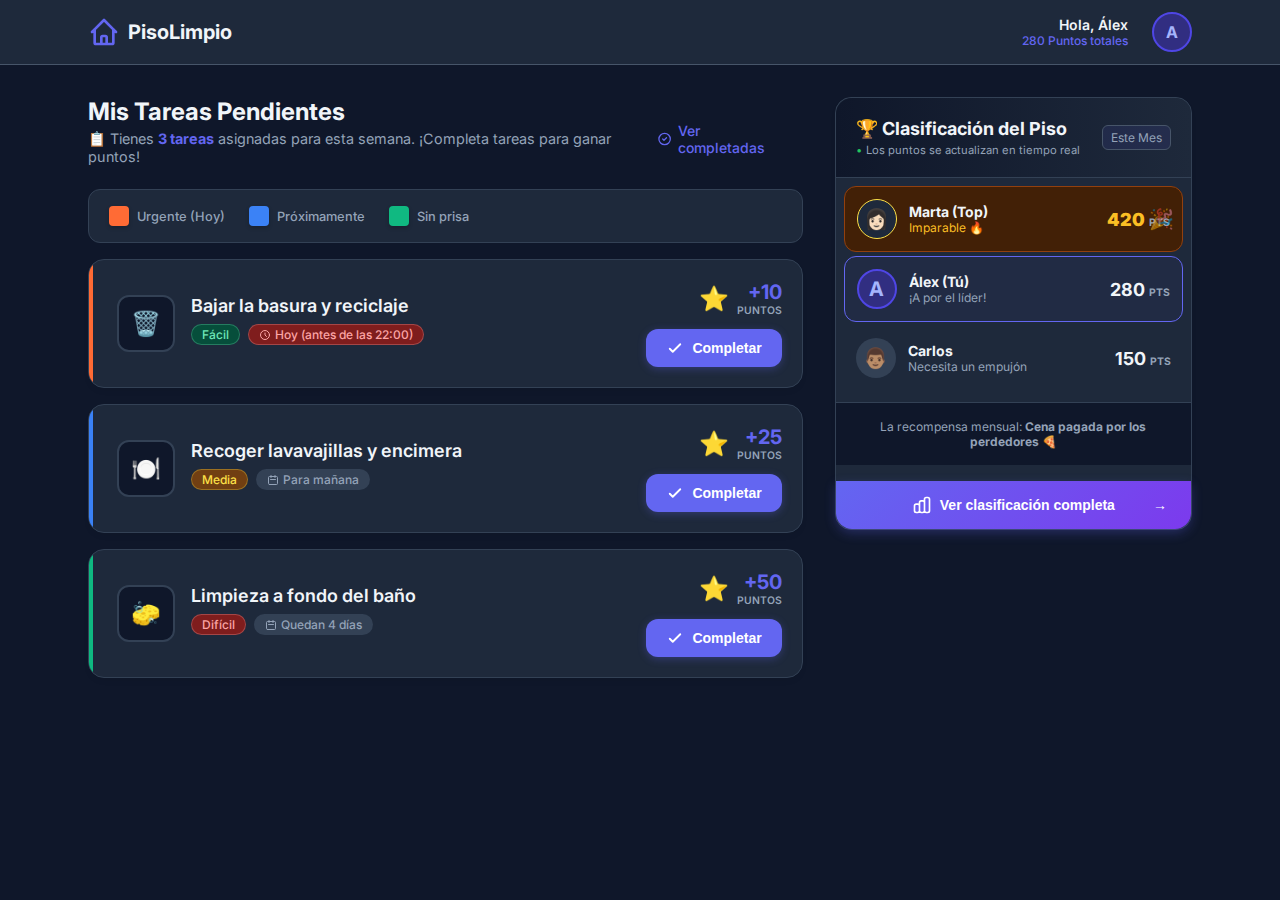
<file: index.html>
<!DOCTYPE html>
<html lang="es">
<head>
    <!-- Configuración básica y metadatos para correcta visualización en móviles -->
    <meta charset="UTF-8">
    <meta name="viewport" content="width=device-width, initial-scale=1.0">
    <title>ColabHome - Tareas del Hogar</title>
    
    <!-- Importación de tipografía sin remates (sans-serif) para mejorar la legibilidad en pantallas digitales -->
    <link href="https://fonts.googleapis.com/css2?family=Inter:wght@400;500;600;700&display=swap" rel="stylesheet">
    
    <!-- Enlace al archivo de estilos externos. Separa la estructura (HTML) de la presentación (CSS) -->
    <link href="style.css" rel="stylesheet">
</head>
<body>

    <!-- 
      === BARRA DE NAVEGACIÓN SUPERIOR ===
      Propósito: Mantener al usuario contextualizado sobre dónde está y con qué cuenta está operando.
    -->
    <nav class="navbar">
        <div class="container navbar-content">
            <!-- Identidad visual y "Home" implícito -->
            <div class="logo">
                <svg fill="none" stroke="currentColor" viewBox="0 0 24 24" xmlns="http://www.w3.org/2000/svg"><path stroke-linecap="round" stroke-linejoin="round" stroke-width="2" d="M3 12l2-2m0 0l7-7 7 7M5 10v10a1 1 0 001 1h3m10-11l2 2m-2-2v10a1 1 0 01-1 1h-3m-6 0a1 1 0 001-1v-4a1 1 0 011-1h2a1 1 0 011 1v4a1 1 0 001 1m-6 0h6"></path></svg>
                <span>PisoLimpio</span>
            </div>
            
            <!-- Perfil de usuario y estado actual (puntos) para motivación constante -->
            <div class="profile-section">
                <div class="profile-info">
                    <div class="name">Hola, Álex</div>
                    <div class="points">280 Puntos totales</div>
                </div>
                <div class="avatar">A</div>
            </div>
        </div>
    </nav>

    <!-- 
      === CONTENEDOR PRINCIPAL ===
      Propósito: Agrupar el contenido central de la aplicación.
      Utiliza la etiqueta semántica <main> para accesibilidad y lectores de pantalla.
    -->
    <main class="container main-content">
        <div class="grid-layout">
            
            <!-- 
              --- COLUMNA IZQUIERDA: LISTA DE TAREAS ---
              Ocupa la mayor parte de la pantalla (2/3 en escritorio) ya que es la función principal.
            -->
            <section class="tasks-section">
                
                <!-- Encabezado de la sección: Proporciona carga cognitiva baja resumiendo lo que hay que hacer -->
                <header class="section-header">
                    <div>
                        <h1>Mis Tareas Pendientes</h1>
                        <p class="section-subtitle">📋 Tienes <strong>3 tareas</strong> asignadas para esta semana. ¡Completa tareas para ganar puntos!</p>
                    </div>
                    <a href="#" class="history-link">
                        <svg fill="none" stroke="currentColor" viewBox="0 0 24 24" width="16" height="16"><path stroke-linecap="round" stroke-linejoin="round" stroke-width="2" d="M9 12l2 2 4-4m6 2a9 9 0 11-18 0 9 9 0 0118 0z"></path></svg>
                        Ver completadas
                    </a>
                </header>

                <!-- Leyenda de colores de prioridad -->
                <div class="priority-legend">
                    <div class="legend-item">
                        <div class="legend-color urgent-color"></div>
                        <span>Urgente (Hoy)</span>
                    </div>
                    <div class="legend-item">
                        <div class="legend-color medium-color"></div>
                        <span>Próximamente</span>
                    </div>
                    <div class="legend-item">
                        <div class="legend-color low-color"></div>
                        <span>Sin prisa</span>
                    </div>
                </div>

                <div class="tasks-list">
                    
                    <!-- 
                      TAREA 1: Prioridad Urgente
                      Estructura HCI: Patrón de lectura en "F". Izquierda (Icono identificativo) -> 
                      Centro (Detalles) -> Derecha (Acción/Recompensa).
                    -->
                    <article class="task-card urgent">
                        <div class="task-info">
                            <!-- Reconocimiento visual rápido -->
                            <div class="task-icon">🗑️</div>
                            <div class="task-details">
                                <h3>Bajar la basura y reciclaje</h3>
                                <div class="badges-container">
                                    <!-- Etiquetas semánticas: Uso del verde para "Fácil" y rojo para "Urgente" -->
                                    <span class="badge easy">Fácil</span>
                                    <span class="badge urgent">
                                        <svg fill="none" stroke="currentColor" viewBox="0 0 24 24"><path stroke-linecap="round" stroke-linejoin="round" stroke-width="2" d="M12 8v4l3 3m6-3a9 9 0 11-18 0 9 9 0 0118 0z"></path></svg>
                                        Hoy (antes de las 22:00)
                                    </span>
                                </div>
                            </div>
                        </div>
                        <!-- Zona de recompensa y acción -->
                        <div class="task-actions">
                            <div class="points-reward">
                                <span class="pts-icon">⭐</span>
                                <div>
                                    <span class="pts-number">+10</span>
                                    <span class="pts-label">Puntos</span>
                                </div>
                            </div>
                            <button class="btn-complete" aria-label="Marcar como completada">
                                <svg fill="none" stroke="currentColor" viewBox="0 0 24 24" width="18" height="18"><path stroke-linecap="round" stroke-linejoin="round" stroke-width="2.5" d="M5 13l4 4L19 7"></path></svg>
                                Completar
                            </button>
                        </div>
                    </article>

                    <!-- TAREA 2: Prioridad Media -->
                    <article class="task-card medium">
                        <div class="task-info">
                            <div class="task-icon">🍽️</div>
                            <div class="task-details">
                                <h3>Recoger lavavajillas y encimera</h3>
                                <div class="badges-container">
                                    <span class="badge medium-diff">Media</span>
                                    <span class="badge neutral">
                                        <svg fill="none" stroke="currentColor" viewBox="0 0 24 24"><path stroke-linecap="round" stroke-linejoin="round" stroke-width="2" d="M8 7V3m8 4V3m-9 8h10M5 21h14a2 2 0 002-2V7a2 2 0 00-2-2H5a2 2 0 00-2 2v12a2 2 0 002 2z"></path></svg>
                                        Para mañana
                                    </span>
                                </div>
                            </div>
                        </div>
                        <div class="task-actions">
                            <div class="points-reward">
                                <span class="pts-icon">⭐</span>
                                <div>
                                    <span class="pts-number">+25</span>
                                    <span class="pts-label">Puntos</span>
                                </div>
                            </div>
                            <button class="btn-complete" aria-label="Marcar como completada">
                                <svg fill="none" stroke="currentColor" viewBox="0 0 24 24" width="18" height="18"><path stroke-linecap="round" stroke-linejoin="round" stroke-width="2.5" d="M5 13l4 4L19 7"></path></svg>
                                Completar
                            </button>
                        </div>
                    </article>

                    <!-- TAREA 3: Prioridad Baja (Largo Plazo) -->
                    <article class="task-card low">
                        <div class="task-info">
                            <div class="task-icon">🧽</div>
                            <div class="task-details">
                                <h3>Limpieza a fondo del baño</h3>
                                <div class="badges-container">
                                    <span class="badge urgent">Difícil</span>
                                    <span class="badge neutral">
                                        <svg fill="none" stroke="currentColor" viewBox="0 0 24 24"><path stroke-linecap="round" stroke-linejoin="round" stroke-width="2" d="M8 7V3m8 4V3m-9 8h10M5 21h14a2 2 0 002-2V7a2 2 0 00-2-2H5a2 2 0 00-2 2v12a2 2 0 002 2z"></path></svg>
                                        Quedan 4 días
                                    </span>
                                </div>
                            </div>
                        </div>
                        <div class="task-actions">
                            <div class="points-reward">
                                <span class="pts-icon">⭐</span>
                                <div>
                                    <span class="pts-number">+50</span>
                                    <span class="pts-label">Puntos</span>
                                </div>
                            </div>
                            <button class="btn-complete" aria-label="Marcar como completada">
                                <svg fill="none" stroke="currentColor" viewBox="0 0 24 24" width="18" height="18"><path stroke-linecap="round" stroke-linejoin="round" stroke-width="2.5" d="M5 13l4 4L19 7"></path></svg>
                                Completar
                            </button>
                        </div>
                    </article>

                </div>
            </section>

            <!-- 
              --- COLUMNA DERECHA: CLASIFICACIÓN (GAMIFICACIÓN) ---
              Etiqueta semántica <aside>: Es contenido relacionado pero secundario.
              Ocupa 1/3 del espacio en escritorio.
            -->
            <aside class="leaderboard-section">
                <div class="leaderboard-widget">
                    
                    <div class="leaderboard-header">
                        <div>
                            <h2>🏆 Clasificación del Piso</h2>
                            <p class="leaderboard-hint">Los puntos se actualizan en tiempo real</p>
                        </div>
                        <span class="month-tag">Este Mes</span>
                    </div>

                    <div class="leaderboard-body">
                        <!-- Puesto 1: Destacado visualmente para marcar el objetivo -->
                        <div class="ranking-item top-1">
                            <div class="rank-user-info">
                                <div class="rank-avatar">👩🏻</div>
                                <div>
                                    <p class="rank-name">Marta (Top)</p>
                                    <p class="rank-subtitle">Imparable 🔥</p>
                                </div>
                            </div>
                            <div class="rank-score">
                                <span class="score-num">420</span>
                                <span class="score-pts">pts</span>
                            </div>
                        </div>

                        <!-- Puesto 2 (Usuario Actual): Resaltado sutilmente para ubicación rápida -->
                        <div class="ranking-item current-user">
                            <div class="rank-user-info">
                                <div class="rank-avatar">A</div>
                                <div>
                                    <p class="rank-name">Álex (Tú)</p>
                                    <p class="rank-subtitle">¡A por el líder!</p>
                                </div>
                            </div>
                            <div class="rank-score">
                                <span class="score-num">280</span>
                                <span class="score-pts">pts</span>
                            </div>
                        </div>

                        <!-- Puesto 3 -->
                        <div class="ranking-item others">
                            <div class="rank-user-info">
                                <div class="rank-avatar">👨🏽</div>
                                <div>
                                    <p class="rank-name">Carlos</p>
                                    <p class="rank-subtitle">Necesita un empujón</p>
                                </div>
                            </div>
                            <div class="rank-score">
                                <span class="score-num">150</span>
                                <span class="score-pts">pts</span>
                            </div>
                        </div>
                    </div>

                    <div class="leaderboard-footer">
                        La recompensa mensual: <strong>Cena pagada por los perdedores 🍕</strong>
                    </div>

                    <!-- Botón para ver clasificación completa -->
                    <button class="view-full-leaderboard" onclick="openLeaderboardModal()">
                        <svg fill="none" stroke="currentColor" viewBox="0 0 24 24" width="20" height="20"><path stroke-linecap="round" stroke-linejoin="round" stroke-width="2" d="M9 19v-6a2 2 0 00-2-2H5a2 2 0 00-2 2v6a2 2 0 002 2h2a2 2 0 002-2zm0 0V9a2 2 0 012-2h2a2 2 0 012 2v10m-6 0a2 2 0 002 2h2a2 2 0 002-2m0 0V5a2 2 0 012-2h2a2 2 0 012 2v14a2 2 0 01-2 2h-2a2 2 0 01-2-2z"></path></svg>
                        Ver clasificación completa
                    </button>

                </div>
            </aside>

        </div>
    </main>

    <!-- 
      === NAVEGACIÓN INFERIOR (MÓVILES) ===
      Propósito: Ley de Fitts. En teléfonos móviles, los pulgares descansan en la 
      parte inferior. Colocar los botones clave aquí reduce la fatiga de interacción.
      (Oculto por defecto en CSS, visible solo en pantallas pequeñas)
    -->
    <nav class="mobile-nav">
        <div class="mobile-nav-content">
            <button class="mobile-btn active">
                <svg fill="none" stroke="currentColor" viewBox="0 0 24 24"><path stroke-linecap="round" stroke-linejoin="round" stroke-width="2" d="M3 12l2-2m0 0l7-7 7 7M5 10v10a1 1 0 001 1h3m10-11l2 2m-2-2v10a1 1 0 01-1 1h-3m-6 0a1 1 0 001-1v-4a1 1 0 011-1h2a1 1 0 011 1v4a1 1 0 001 1m-6 0h6"></path></svg>
                <span>Inicio</span>
            </button>
            <button class="mobile-btn">
                <svg fill="none" stroke="currentColor" viewBox="0 0 24 24"><path stroke-linecap="round" stroke-linejoin="round" stroke-width="2" d="M9 5H7a2 2 0 00-2 2v12a2 2 0 002 2h10a2 2 0 002-2V7a2 2 0 00-2-2h-2M9 5a2 2 0 002 2h2a2 2 0 002-2M9 5a2 2 0 012-2h2a2 2 0 012 2m-3 7h3m-3 4h3m-6-4h.01M9 16h.01"></path></svg>
                <span>Todas</span>
            </button>
            <button class="mobile-btn">
                <svg fill="none" stroke="currentColor" viewBox="0 0 24 24"><path stroke-linecap="round" stroke-linejoin="round" stroke-width="2" d="M10.325 4.317c.426-1.756 2.924-1.756 3.35 0a1.724 1.724 0 002.573 1.066c1.543-.94 3.31.826 2.37 2.37a1.724 1.724 0 001.065 2.572c1.756.426 1.756 2.924 0 3.35a1.724 1.724 0 00-1.066 2.573c.94 1.543-.826 3.31-2.37 2.37a1.724 1.724 0 00-2.572 1.065c-.426 1.756-2.924 1.756-3.35 0a1.724 1.724 0 00-2.573-1.066c-1.543.94-3.31-.826-2.37-2.37a1.724 1.724 0 00-1.065-2.572c-1.756-.426-1.756-2.924 0-3.35a1.724 1.724 0 001.066-2.573c-.94-1.543.826-3.31 2.37-2.37.996.608 2.296.07 2.572-1.065z"></path><path stroke-linecap="round" stroke-linejoin="round" stroke-width="2" d="M15 12a3 3 0 11-6 0 3 3 0 016 0z"></path></svg>
                <span>Ajustes</span>
            </button>
        </div>
    </nav>

    <!-- 
      === MODAL DE CLASIFICACIÓN COMPLETA ===
      Propósito: Mostrar todos los usuarios del piso en una vista dedicada.
    -->
    <div id="leaderboardModal" class="modal">
        <div class="modal-content">
            <div class="modal-header">
                <div>
                    <h2>🏆 Clasificación Completa del Piso</h2>
                    <p class="modal-subtitle">Todos los compañeros del piso - Mes actual</p>
                </div>
                <button class="modal-close" onclick="closeLeaderboardModal()" aria-label="Cerrar ventana">
                    <span>&times;</span>
                </button>
            </div>
            
            <div class="modal-body">
                <div class="full-ranking-list">
                    
                    <!-- Puesto 1 -->
                    <div class="full-ranking-item position-1">
                        <div class="position-badge">1º</div>
                        <div class="rank-user-info">
                            <div class="rank-avatar">👩🏻</div>
                            <div>
                                <p class="rank-name">Marta</p>
                                <p class="rank-subtitle">Imparable 🔥</p>
                            </div>
                        </div>
                        <div class="rank-score">
                            <span class="score-num">420</span>
                            <span class="score-pts">pts</span>
                        </div>
                    </div>

                    <!-- Puesto 2 (Usuario Actual) -->
                    <div class="full-ranking-item position-2 current-user-full">
                        <div class="position-badge">2º</div>
                        <div class="rank-user-info">
                            <div class="rank-avatar">A</div>
                            <div>
                                <p class="rank-name">Álex (Tú)</p>
                                <p class="rank-subtitle">¡A por el líder!</p>
                            </div>
                        </div>
                        <div class="rank-score">
                            <span class="score-num">280</span>
                            <span class="score-pts">pts</span>
                        </div>
                    </div>

                    <!-- Puesto 3 -->
                    <div class="full-ranking-item position-3">
                        <div class="position-badge">3º</div>
                        <div class="rank-user-info">
                            <div class="rank-avatar">👨🏽</div>
                            <div>
                                <p class="rank-name">Carlos</p>
                                <p class="rank-subtitle">Necesita un empujón</p>
                            </div>
                        </div>
                        <div class="rank-score">
                            <span class="score-num">150</span>
                            <span class="score-pts">pts</span>
                        </div>
                    </div>

                    <!-- Puesto 4 -->
                    <div class="full-ranking-item">
                        <div class="position-badge">4º</div>
                        <div class="rank-user-info">
                            <div class="rank-avatar">👩🏼</div>
                            <div>
                                <p class="rank-name">Laura</p>
                                <p class="rank-subtitle">En progreso</p>
                            </div>
                        </div>
                        <div class="rank-score">
                            <span class="score-num">125</span>
                            <span class="score-pts">pts</span>
                        </div>
                    </div>

                    <!-- Puesto 5 -->
                    <div class="full-ranking-item">
                        <div class="position-badge">5º</div>
                        <div class="rank-user-info">
                            <div class="rank-avatar">👨🏻</div>
                            <div>
                                <p class="rank-name">David</p>
                                <p class="rank-subtitle">Puede mejorar</p>
                            </div>
                        </div>
                        <div class="rank-score">
                            <span class="score-num">95</span>
                            <span class="score-pts">pts</span>
                        </div>
                    </div>

                    <!-- Puesto 6 -->
                    <div class="full-ranking-item">
                        <div class="position-badge">6º</div>
                        <div class="rank-user-info">
                            <div class="rank-avatar">👩🏽</div>
                            <div>
                                <p class="rank-name">Ana</p>
                                <p class="rank-subtitle">¡Ánimo!</p>
                            </div>
                        </div>
                        <div class="rank-score">
                            <span class="score-num">70</span>
                            <span class="score-pts">pts</span>
                        </div>
                    </div>

                    <!-- Puesto 7 -->
                    <div class="full-ranking-item">
                        <div class="position-badge">7º</div>
                        <div class="rank-user-info">
                            <div class="rank-avatar">👨🏾</div>
                            <div>
                                <p class="rank-name">Miguel</p>
                                <p class="rank-subtitle">Recién llegado</p>
                            </div>
                        </div>
                        <div class="rank-score">
                            <span class="score-num">45</span>
                            <span class="score-pts">pts</span>
                        </div>
                    </div>

                </div>
            </div>
            
            <div class="modal-footer">
                <div class="reward-info">
                    <svg fill="none" stroke="currentColor" viewBox="0 0 24 24" width="20" height="20"><path stroke-linecap="round" stroke-linejoin="round" stroke-width="2" d="M12 8v13m0-13V6a2 2 0 112 2h-2zm0 0V5.5A2.5 2.5 0 109.5 8H12zm-7 4h14M5 12a2 2 0 110-4h14a2 2 0 110 4M5 12v7a2 2 0 002 2h10a2 2 0 002-2v-7"></path></svg>
                    <p>Recompensa mensual: <strong>Cena pagada por los perdedores 🍕</strong></p>
                </div>
            </div>
        </div>
    </div>

    <!-- Script para controlar el modal -->
    <script>
        function openLeaderboardModal() {
            document.getElementById('leaderboardModal').style.display = 'flex';
            document.body.style.overflow = 'hidden'; // Prevenir scroll del body
        }

        function closeLeaderboardModal() {
            document.getElementById('leaderboardModal').style.display = 'none';
            document.body.style.overflow = 'auto';
        }

        // Cerrar modal al hacer clic fuera del contenido
        window.onclick = function(event) {
            const modal = document.getElementById('leaderboardModal');
            if (event.target === modal) {
                closeLeaderboardModal();
            }
        }

        // Cerrar modal con tecla Escape
        document.addEventListener('keydown', function(event) {
            if (event.key === 'Escape') {
                closeLeaderboardModal();
            }
        });
    </script>

</body>
</html>
</file>
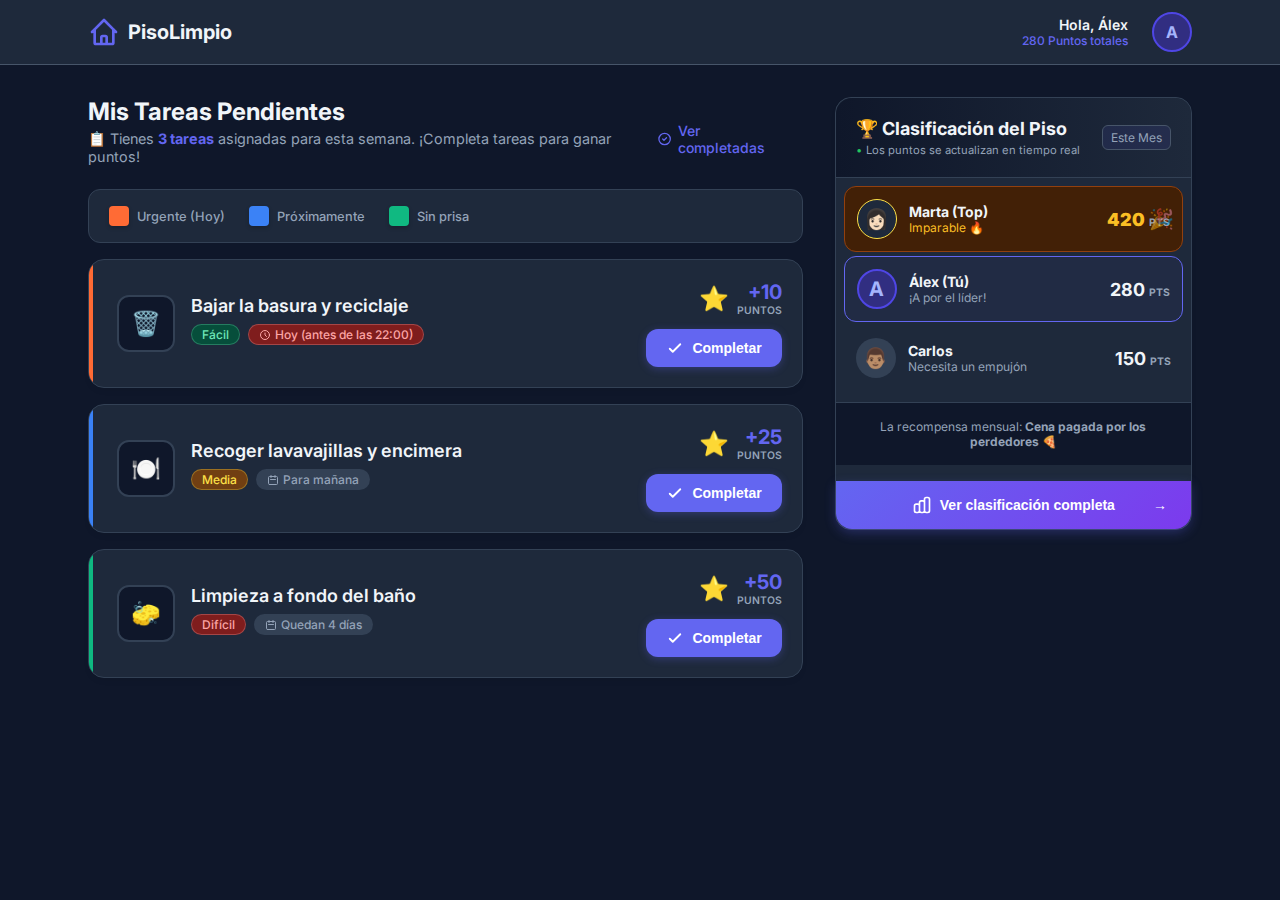
<file: vista.html>
<!DOCTYPE html>
<html lang="es">
<head>
    <!-- Configuración básica y metadatos para correcta visualización en móviles -->
    <meta charset="UTF-8">
    <meta name="viewport" content="width=device-width, initial-scale=1.0">
    <title>ColabHome - Tareas del Hogar</title>
    
    <!-- Importación de tipografía sin remates (sans-serif) para mejorar la legibilidad en pantallas digitales -->
    <link href="https://fonts.googleapis.com/css2?family=Inter:wght@400;500;600;700&display=swap" rel="stylesheet">
    
    <!-- Enlace al archivo de estilos externos. Separa la estructura (HTML) de la presentación (CSS) -->
    <link href="style.css" rel="stylesheet">
</head>
<body>

    <!-- 
      === BARRA DE NAVEGACIÓN SUPERIOR ===
      Propósito: Mantener al usuario contextualizado sobre dónde está y con qué cuenta está operando.
    -->
    <nav class="navbar">
        <div class="container navbar-content">
            <!-- Identidad visual y "Home" implícito -->
            <div class="logo">
                <svg fill="none" stroke="currentColor" viewBox="0 0 24 24" xmlns="http://www.w3.org/2000/svg"><path stroke-linecap="round" stroke-linejoin="round" stroke-width="2" d="M3 12l2-2m0 0l7-7 7 7M5 10v10a1 1 0 001 1h3m10-11l2 2m-2-2v10a1 1 0 01-1 1h-3m-6 0a1 1 0 001-1v-4a1 1 0 011-1h2a1 1 0 011 1v4a1 1 0 001 1m-6 0h6"></path></svg>
                <span>PisoLimpio</span>
            </div>
            
            <!-- Perfil de usuario y estado actual (puntos) para motivación constante -->
            <div class="profile-section">
                <div class="profile-info">
                    <div class="name">Hola, Álex</div>
                    <div class="points">280 Puntos totales</div>
                </div>
                <div class="avatar">A</div>
            </div>
        </div>
    </nav>

    <!-- 
      === CONTENEDOR PRINCIPAL ===
      Propósito: Agrupar el contenido central de la aplicación.
      Utiliza la etiqueta semántica <main> para accesibilidad y lectores de pantalla.
    -->
    <main class="container main-content">
        <div class="grid-layout">
            
            <!-- 
              --- COLUMNA IZQUIERDA: LISTA DE TAREAS ---
              Ocupa la mayor parte de la pantalla (2/3 en escritorio) ya que es la función principal.
            -->
            <section class="tasks-section">
                
                <!-- Encabezado de la sección: Proporciona carga cognitiva baja resumiendo lo que hay que hacer -->
                <header class="section-header">
                    <div>
                        <h1>Mis Tareas Pendientes</h1>
                        <p class="section-subtitle">📋 Tienes <strong>3 tareas</strong> asignadas para esta semana. ¡Completa tareas para ganar puntos!</p>
                    </div>
                    <a href="#" class="history-link">
                        <svg fill="none" stroke="currentColor" viewBox="0 0 24 24" width="16" height="16"><path stroke-linecap="round" stroke-linejoin="round" stroke-width="2" d="M9 12l2 2 4-4m6 2a9 9 0 11-18 0 9 9 0 0118 0z"></path></svg>
                        Ver completadas
                    </a>
                </header>

                <!-- Leyenda de colores de prioridad -->
                <div class="priority-legend">
                    <div class="legend-item">
                        <div class="legend-color urgent-color"></div>
                        <span>Urgente (Hoy)</span>
                    </div>
                    <div class="legend-item">
                        <div class="legend-color medium-color"></div>
                        <span>Próximamente</span>
                    </div>
                    <div class="legend-item">
                        <div class="legend-color low-color"></div>
                        <span>Sin prisa</span>
                    </div>
                </div>

                <div class="tasks-list">
                    
                    <!-- 
                      TAREA 1: Prioridad Urgente
                      Estructura HCI: Patrón de lectura en "F". Izquierda (Icono identificativo) -> 
                      Centro (Detalles) -> Derecha (Acción/Recompensa).
                    -->
                    <article class="task-card urgent">
                        <div class="task-info">
                            <!-- Reconocimiento visual rápido -->
                            <div class="task-icon">🗑️</div>
                            <div class="task-details">
                                <h3>Bajar la basura y reciclaje</h3>
                                <div class="badges-container">
                                    <!-- Etiquetas semánticas: Uso del verde para "Fácil" y rojo para "Urgente" -->
                                    <span class="badge easy">Fácil</span>
                                    <span class="badge urgent">
                                        <svg fill="none" stroke="currentColor" viewBox="0 0 24 24"><path stroke-linecap="round" stroke-linejoin="round" stroke-width="2" d="M12 8v4l3 3m6-3a9 9 0 11-18 0 9 9 0 0118 0z"></path></svg>
                                        Hoy (antes de las 22:00)
                                    </span>
                                </div>
                            </div>
                        </div>
                        <!-- Zona de recompensa y acción -->
                        <div class="task-actions">
                            <div class="points-reward">
                                <span class="pts-icon">⭐</span>
                                <div>
                                    <span class="pts-number">+10</span>
                                    <span class="pts-label">Puntos</span>
                                </div>
                            </div>
                            <button class="btn-complete" aria-label="Marcar como completada">
                                <svg fill="none" stroke="currentColor" viewBox="0 0 24 24" width="18" height="18"><path stroke-linecap="round" stroke-linejoin="round" stroke-width="2.5" d="M5 13l4 4L19 7"></path></svg>
                                Completar
                            </button>
                        </div>
                    </article>

                    <!-- TAREA 2: Prioridad Media -->
                    <article class="task-card medium">
                        <div class="task-info">
                            <div class="task-icon">🍽️</div>
                            <div class="task-details">
                                <h3>Recoger lavavajillas y encimera</h3>
                                <div class="badges-container">
                                    <span class="badge medium-diff">Media</span>
                                    <span class="badge neutral">
                                        <svg fill="none" stroke="currentColor" viewBox="0 0 24 24"><path stroke-linecap="round" stroke-linejoin="round" stroke-width="2" d="M8 7V3m8 4V3m-9 8h10M5 21h14a2 2 0 002-2V7a2 2 0 00-2-2H5a2 2 0 00-2 2v12a2 2 0 002 2z"></path></svg>
                                        Para mañana
                                    </span>
                                </div>
                            </div>
                        </div>
                        <div class="task-actions">
                            <div class="points-reward">
                                <span class="pts-icon">⭐</span>
                                <div>
                                    <span class="pts-number">+25</span>
                                    <span class="pts-label">Puntos</span>
                                </div>
                            </div>
                            <button class="btn-complete" aria-label="Marcar como completada">
                                <svg fill="none" stroke="currentColor" viewBox="0 0 24 24" width="18" height="18"><path stroke-linecap="round" stroke-linejoin="round" stroke-width="2.5" d="M5 13l4 4L19 7"></path></svg>
                                Completar
                            </button>
                        </div>
                    </article>

                    <!-- TAREA 3: Prioridad Baja (Largo Plazo) -->
                    <article class="task-card low">
                        <div class="task-info">
                            <div class="task-icon">🧽</div>
                            <div class="task-details">
                                <h3>Limpieza a fondo del baño</h3>
                                <div class="badges-container">
                                    <span class="badge urgent">Difícil</span>
                                    <span class="badge neutral">
                                        <svg fill="none" stroke="currentColor" viewBox="0 0 24 24"><path stroke-linecap="round" stroke-linejoin="round" stroke-width="2" d="M8 7V3m8 4V3m-9 8h10M5 21h14a2 2 0 002-2V7a2 2 0 00-2-2H5a2 2 0 00-2 2v12a2 2 0 002 2z"></path></svg>
                                        Quedan 4 días
                                    </span>
                                </div>
                            </div>
                        </div>
                        <div class="task-actions">
                            <div class="points-reward">
                                <span class="pts-icon">⭐</span>
                                <div>
                                    <span class="pts-number">+50</span>
                                    <span class="pts-label">Puntos</span>
                                </div>
                            </div>
                            <button class="btn-complete" aria-label="Marcar como completada">
                                <svg fill="none" stroke="currentColor" viewBox="0 0 24 24" width="18" height="18"><path stroke-linecap="round" stroke-linejoin="round" stroke-width="2.5" d="M5 13l4 4L19 7"></path></svg>
                                Completar
                            </button>
                        </div>
                    </article>

                </div>
            </section>

            <!-- 
              --- COLUMNA DERECHA: CLASIFICACIÓN (GAMIFICACIÓN) ---
              Etiqueta semántica <aside>: Es contenido relacionado pero secundario.
              Ocupa 1/3 del espacio en escritorio.
            -->
            <aside class="leaderboard-section">
                <div class="leaderboard-widget">
                    
                    <div class="leaderboard-header">
                        <div>
                            <h2>🏆 Clasificación del Piso</h2>
                            <p class="leaderboard-hint">Los puntos se actualizan en tiempo real</p>
                        </div>
                        <span class="month-tag">Este Mes</span>
                    </div>

                    <div class="leaderboard-body">
                        <!-- Puesto 1: Destacado visualmente para marcar el objetivo -->
                        <div class="ranking-item top-1">
                            <div class="rank-user-info">
                                <div class="rank-avatar">👩🏻</div>
                                <div>
                                    <p class="rank-name">Marta (Top)</p>
                                    <p class="rank-subtitle">Imparable 🔥</p>
                                </div>
                            </div>
                            <div class="rank-score">
                                <span class="score-num">420</span>
                                <span class="score-pts">pts</span>
                            </div>
                        </div>

                        <!-- Puesto 2 (Usuario Actual): Resaltado sutilmente para ubicación rápida -->
                        <div class="ranking-item current-user">
                            <div class="rank-user-info">
                                <div class="rank-avatar">A</div>
                                <div>
                                    <p class="rank-name">Álex (Tú)</p>
                                    <p class="rank-subtitle">¡A por el líder!</p>
                                </div>
                            </div>
                            <div class="rank-score">
                                <span class="score-num">280</span>
                                <span class="score-pts">pts</span>
                            </div>
                        </div>

                        <!-- Puesto 3 -->
                        <div class="ranking-item others">
                            <div class="rank-user-info">
                                <div class="rank-avatar">👨🏽</div>
                                <div>
                                    <p class="rank-name">Carlos</p>
                                    <p class="rank-subtitle">Necesita un empujón</p>
                                </div>
                            </div>
                            <div class="rank-score">
                                <span class="score-num">150</span>
                                <span class="score-pts">pts</span>
                            </div>
                        </div>
                    </div>

                    <div class="leaderboard-footer">
                        La recompensa mensual: <strong>Cena pagada por los perdedores 🍕</strong>
                    </div>

                    <!-- Botón para ver clasificación completa -->
                    <button class="view-full-leaderboard" onclick="openLeaderboardModal()">
                        <svg fill="none" stroke="currentColor" viewBox="0 0 24 24" width="20" height="20"><path stroke-linecap="round" stroke-linejoin="round" stroke-width="2" d="M9 19v-6a2 2 0 00-2-2H5a2 2 0 00-2 2v6a2 2 0 002 2h2a2 2 0 002-2zm0 0V9a2 2 0 012-2h2a2 2 0 012 2v10m-6 0a2 2 0 002 2h2a2 2 0 002-2m0 0V5a2 2 0 012-2h2a2 2 0 012 2v14a2 2 0 01-2 2h-2a2 2 0 01-2-2z"></path></svg>
                        Ver clasificación completa
                    </button>

                </div>
            </aside>

        </div>
    </main>

    <!-- 
      === NAVEGACIÓN INFERIOR (MÓVILES) ===
      Propósito: Ley de Fitts. En teléfonos móviles, los pulgares descansan en la 
      parte inferior. Colocar los botones clave aquí reduce la fatiga de interacción.
      (Oculto por defecto en CSS, visible solo en pantallas pequeñas)
    -->
    <nav class="mobile-nav">
        <div class="mobile-nav-content">
            <button class="mobile-btn active">
                <svg fill="none" stroke="currentColor" viewBox="0 0 24 24"><path stroke-linecap="round" stroke-linejoin="round" stroke-width="2" d="M3 12l2-2m0 0l7-7 7 7M5 10v10a1 1 0 001 1h3m10-11l2 2m-2-2v10a1 1 0 01-1 1h-3m-6 0a1 1 0 001-1v-4a1 1 0 011-1h2a1 1 0 011 1v4a1 1 0 001 1m-6 0h6"></path></svg>
                <span>Inicio</span>
            </button>
            <button class="mobile-btn">
                <svg fill="none" stroke="currentColor" viewBox="0 0 24 24"><path stroke-linecap="round" stroke-linejoin="round" stroke-width="2" d="M9 5H7a2 2 0 00-2 2v12a2 2 0 002 2h10a2 2 0 002-2V7a2 2 0 00-2-2h-2M9 5a2 2 0 002 2h2a2 2 0 002-2M9 5a2 2 0 012-2h2a2 2 0 012 2m-3 7h3m-3 4h3m-6-4h.01M9 16h.01"></path></svg>
                <span>Todas</span>
            </button>
            <button class="mobile-btn">
                <svg fill="none" stroke="currentColor" viewBox="0 0 24 24"><path stroke-linecap="round" stroke-linejoin="round" stroke-width="2" d="M10.325 4.317c.426-1.756 2.924-1.756 3.35 0a1.724 1.724 0 002.573 1.066c1.543-.94 3.31.826 2.37 2.37a1.724 1.724 0 001.065 2.572c1.756.426 1.756 2.924 0 3.35a1.724 1.724 0 00-1.066 2.573c.94 1.543-.826 3.31-2.37 2.37a1.724 1.724 0 00-2.572 1.065c-.426 1.756-2.924 1.756-3.35 0a1.724 1.724 0 00-2.573-1.066c-1.543.94-3.31-.826-2.37-2.37a1.724 1.724 0 00-1.065-2.572c-1.756-.426-1.756-2.924 0-3.35a1.724 1.724 0 001.066-2.573c-.94-1.543.826-3.31 2.37-2.37.996.608 2.296.07 2.572-1.065z"></path><path stroke-linecap="round" stroke-linejoin="round" stroke-width="2" d="M15 12a3 3 0 11-6 0 3 3 0 016 0z"></path></svg>
                <span>Ajustes</span>
            </button>
        </div>
    </nav>

    <!-- 
      === MODAL DE CLASIFICACIÓN COMPLETA ===
      Propósito: Mostrar todos los usuarios del piso en una vista dedicada.
    -->
    <div id="leaderboardModal" class="modal">
        <div class="modal-content">
            <div class="modal-header">
                <div>
                    <h2>🏆 Clasificación Completa del Piso</h2>
                    <p class="modal-subtitle">Todos los compañeros del piso - Mes actual</p>
                </div>
                <button class="modal-close" onclick="closeLeaderboardModal()" aria-label="Cerrar ventana">
                    <span>&times;</span>
                </button>
            </div>
            
            <div class="modal-body">
                <div class="full-ranking-list">
                    
                    <!-- Puesto 1 -->
                    <div class="full-ranking-item position-1">
                        <div class="position-badge">1º</div>
                        <div class="rank-user-info">
                            <div class="rank-avatar">👩🏻</div>
                            <div>
                                <p class="rank-name">Marta</p>
                                <p class="rank-subtitle">Imparable 🔥</p>
                            </div>
                        </div>
                        <div class="rank-score">
                            <span class="score-num">420</span>
                            <span class="score-pts">pts</span>
                        </div>
                    </div>

                    <!-- Puesto 2 (Usuario Actual) -->
                    <div class="full-ranking-item position-2 current-user-full">
                        <div class="position-badge">2º</div>
                        <div class="rank-user-info">
                            <div class="rank-avatar">A</div>
                            <div>
                                <p class="rank-name">Álex (Tú)</p>
                                <p class="rank-subtitle">¡A por el líder!</p>
                            </div>
                        </div>
                        <div class="rank-score">
                            <span class="score-num">280</span>
                            <span class="score-pts">pts</span>
                        </div>
                    </div>

                    <!-- Puesto 3 -->
                    <div class="full-ranking-item position-3">
                        <div class="position-badge">3º</div>
                        <div class="rank-user-info">
                            <div class="rank-avatar">👨🏽</div>
                            <div>
                                <p class="rank-name">Carlos</p>
                                <p class="rank-subtitle">Necesita un empujón</p>
                            </div>
                        </div>
                        <div class="rank-score">
                            <span class="score-num">150</span>
                            <span class="score-pts">pts</span>
                        </div>
                    </div>

                    <!-- Puesto 4 -->
                    <div class="full-ranking-item">
                        <div class="position-badge">4º</div>
                        <div class="rank-user-info">
                            <div class="rank-avatar">👩🏼</div>
                            <div>
                                <p class="rank-name">Laura</p>
                                <p class="rank-subtitle">En progreso</p>
                            </div>
                        </div>
                        <div class="rank-score">
                            <span class="score-num">125</span>
                            <span class="score-pts">pts</span>
                        </div>
                    </div>

                    <!-- Puesto 5 -->
                    <div class="full-ranking-item">
                        <div class="position-badge">5º</div>
                        <div class="rank-user-info">
                            <div class="rank-avatar">👨🏻</div>
                            <div>
                                <p class="rank-name">David</p>
                                <p class="rank-subtitle">Puede mejorar</p>
                            </div>
                        </div>
                        <div class="rank-score">
                            <span class="score-num">95</span>
                            <span class="score-pts">pts</span>
                        </div>
                    </div>

                    <!-- Puesto 6 -->
                    <div class="full-ranking-item">
                        <div class="position-badge">6º</div>
                        <div class="rank-user-info">
                            <div class="rank-avatar">👩🏽</div>
                            <div>
                                <p class="rank-name">Ana</p>
                                <p class="rank-subtitle">¡Ánimo!</p>
                            </div>
                        </div>
                        <div class="rank-score">
                            <span class="score-num">70</span>
                            <span class="score-pts">pts</span>
                        </div>
                    </div>

                    <!-- Puesto 7 -->
                    <div class="full-ranking-item">
                        <div class="position-badge">7º</div>
                        <div class="rank-user-info">
                            <div class="rank-avatar">👨🏾</div>
                            <div>
                                <p class="rank-name">Miguel</p>
                                <p class="rank-subtitle">Recién llegado</p>
                            </div>
                        </div>
                        <div class="rank-score">
                            <span class="score-num">45</span>
                            <span class="score-pts">pts</span>
                        </div>
                    </div>

                </div>
            </div>
            
            <div class="modal-footer">
                <div class="reward-info">
                    <svg fill="none" stroke="currentColor" viewBox="0 0 24 24" width="20" height="20"><path stroke-linecap="round" stroke-linejoin="round" stroke-width="2" d="M12 8v13m0-13V6a2 2 0 112 2h-2zm0 0V5.5A2.5 2.5 0 109.5 8H12zm-7 4h14M5 12a2 2 0 110-4h14a2 2 0 110 4M5 12v7a2 2 0 002 2h10a2 2 0 002-2v-7"></path></svg>
                    <p>Recompensa mensual: <strong>Cena pagada por los perdedores 🍕</strong></p>
                </div>
            </div>
        </div>
    </div>

    <!-- Script para controlar el modal -->
    <script>
        function openLeaderboardModal() {
            document.getElementById('leaderboardModal').style.display = 'flex';
            document.body.style.overflow = 'hidden'; // Prevenir scroll del body
        }

        function closeLeaderboardModal() {
            document.getElementById('leaderboardModal').style.display = 'none';
            document.body.style.overflow = 'auto';
        }

        // Cerrar modal al hacer clic fuera del contenido
        window.onclick = function(event) {
            const modal = document.getElementById('leaderboardModal');
            if (event.target === modal) {
                closeLeaderboardModal();
            }
        }

        // Cerrar modal con tecla Escape
        document.addEventListener('keydown', function(event) {
            if (event.key === 'Escape') {
                closeLeaderboardModal();
            }
        });
    </script>

</body>
</html>
</file>
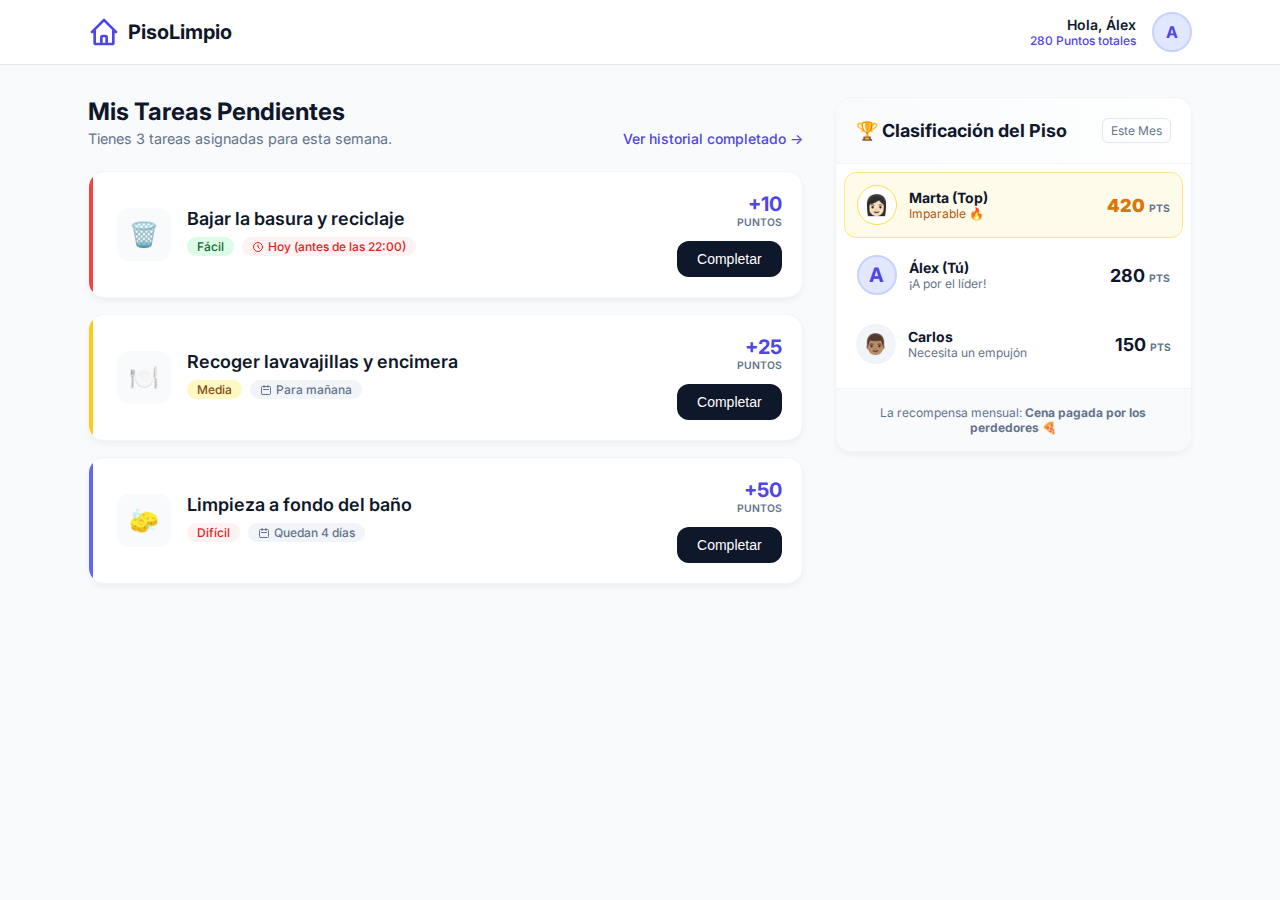
<file: landing page/vista.html>
<!DOCTYPE html>
<html lang="es">
<head>
    <!-- Configuración básica y metadatos para correcta visualización en móviles -->
    <meta charset="UTF-8">
    <meta name="viewport" content="width=device-width, initial-scale=1.0">
    <title>ColabHome - Tareas del Hogar</title>
    
    <!-- Importación de tipografía sin remates (sans-serif) para mejorar la legibilidad en pantallas digitales -->
    <link href="https://fonts.googleapis.com/css2?family=Inter:wght@400;500;600;700&display=swap" rel="stylesheet">
    
    <!-- Enlace al archivo de estilos externos. Separa la estructura (HTML) de la presentación (CSS) -->
    <link href="style.css" rel="stylesheet">
</head>
<body>

    <!-- 
      === BARRA DE NAVEGACIÓN SUPERIOR ===
      Propósito: Mantener al usuario contextualizado sobre dónde está y con qué cuenta está operando.
    -->
    <nav class="navbar">
        <div class="container navbar-content">
            <!-- Identidad visual y "Home" implícito -->
            <div class="logo">
                <svg fill="none" stroke="currentColor" viewBox="0 0 24 24" xmlns="http://www.w3.org/2000/svg"><path stroke-linecap="round" stroke-linejoin="round" stroke-width="2" d="M3 12l2-2m0 0l7-7 7 7M5 10v10a1 1 0 001 1h3m10-11l2 2m-2-2v10a1 1 0 01-1 1h-3m-6 0a1 1 0 001-1v-4a1 1 0 011-1h2a1 1 0 011 1v4a1 1 0 001 1m-6 0h6"></path></svg>
                <span>PisoLimpio</span>
            </div>
            
            <!-- Perfil de usuario y estado actual (puntos) para motivación constante -->
            <div class="profile-section">
                <div class="profile-info">
                    <div class="name">Hola, Álex</div>
                    <div class="points">280 Puntos totales</div>
                </div>
                <div class="avatar">A</div>
            </div>
        </div>
    </nav>

    <!-- 
      === CONTENEDOR PRINCIPAL ===
      Propósito: Agrupar el contenido central de la aplicación.
      Utiliza la etiqueta semántica <main> para accesibilidad y lectores de pantalla.
    -->
    <main class="container main-content">
        <div class="grid-layout">
            
            <!-- 
              --- COLUMNA IZQUIERDA: LISTA DE TAREAS ---
              Ocupa la mayor parte de la pantalla (2/3 en escritorio) ya que es la función principal.
            -->
            <section class="tasks-section">
                
                <!-- Encabezado de la sección: Proporciona carga cognitiva baja resumiendo lo que hay que hacer -->
                <header class="section-header">
                    <div>
                        <h1>Mis Tareas Pendientes</h1>
                        <p>Tienes 3 tareas asignadas para esta semana.</p>
                    </div>
                    <a href="#" class="history-link">Ver historial completado &rarr;</a>
                </header>

                <div class="tasks-list">
                    
                    <!-- 
                      TAREA 1: Prioridad Urgente
                      Estructura HCI: Patrón de lectura en "F". Izquierda (Icono identificativo) -> 
                      Centro (Detalles) -> Derecha (Acción/Recompensa).
                    -->
                    <article class="task-card urgent">
                        <div class="task-info">
                            <!-- Reconocimiento visual rápido -->
                            <div class="task-icon">🗑️</div>
                            <div class="task-details">
                                <h3>Bajar la basura y reciclaje</h3>
                                <div class="badges-container">
                                    <!-- Etiquetas semánticas: Uso del verde para "Fácil" y rojo para "Urgente" -->
                                    <span class="badge easy">Fácil</span>
                                    <span class="badge urgent">
                                        <svg fill="none" stroke="currentColor" viewBox="0 0 24 24"><path stroke-linecap="round" stroke-linejoin="round" stroke-width="2" d="M12 8v4l3 3m6-3a9 9 0 11-18 0 9 9 0 0118 0z"></path></svg>
                                        Hoy (antes de las 22:00)
                                    </span>
                                </div>
                            </div>
                        </div>
                        <!-- Zona de recompensa y acción -->
                        <div class="task-actions">
                            <div class="points-reward">
                                <span class="pts-number">+10</span>
                                <span class="pts-label">Puntos</span>
                            </div>
                            <button class="btn-complete">Completar</button>
                        </div>
                    </article>

                    <!-- TAREA 2: Prioridad Media -->
                    <article class="task-card medium">
                        <div class="task-info">
                            <div class="task-icon">🍽️</div>
                            <div class="task-details">
                                <h3>Recoger lavavajillas y encimera</h3>
                                <div class="badges-container">
                                    <span class="badge medium-diff">Media</span>
                                    <span class="badge neutral">
                                        <svg fill="none" stroke="currentColor" viewBox="0 0 24 24"><path stroke-linecap="round" stroke-linejoin="round" stroke-width="2" d="M8 7V3m8 4V3m-9 8h10M5 21h14a2 2 0 002-2V7a2 2 0 00-2-2H5a2 2 0 00-2 2v12a2 2 0 002 2z"></path></svg>
                                        Para mañana
                                    </span>
                                </div>
                            </div>
                        </div>
                        <div class="task-actions">
                            <div class="points-reward">
                                <span class="pts-number">+25</span>
                                <span class="pts-label">Puntos</span>
                            </div>
                            <button class="btn-complete">Completar</button>
                        </div>
                    </article>

                    <!-- TAREA 3: Prioridad Baja (Largo Plazo) -->
                    <article class="task-card low">
                        <div class="task-info">
                            <div class="task-icon">🧽</div>
                            <div class="task-details">
                                <h3>Limpieza a fondo del baño</h3>
                                <div class="badges-container">
                                    <span class="badge urgent">Difícil</span>
                                    <span class="badge neutral">
                                        <svg fill="none" stroke="currentColor" viewBox="0 0 24 24"><path stroke-linecap="round" stroke-linejoin="round" stroke-width="2" d="M8 7V3m8 4V3m-9 8h10M5 21h14a2 2 0 002-2V7a2 2 0 00-2-2H5a2 2 0 00-2 2v12a2 2 0 002 2z"></path></svg>
                                        Quedan 4 días
                                    </span>
                                </div>
                            </div>
                        </div>
                        <div class="task-actions">
                            <div class="points-reward">
                                <span class="pts-number">+50</span>
                                <span class="pts-label">Puntos</span>
                            </div>
                            <button class="btn-complete">Completar</button>
                        </div>
                    </article>

                </div>
            </section>

            <!-- 
              --- COLUMNA DERECHA: CLASIFICACIÓN (GAMIFICACIÓN) ---
              Etiqueta semántica <aside>: Es contenido relacionado pero secundario.
              Ocupa 1/3 del espacio en escritorio.
            -->
            <aside class="leaderboard-section">
                <div class="leaderboard-widget">
                    
                    <div class="leaderboard-header">
                        <h2>🏆 Clasificación del Piso</h2>
                        <span class="month-tag">Este Mes</span>
                    </div>

                    <div class="leaderboard-body">
                        <!-- Puesto 1: Destacado visualmente para marcar el objetivo -->
                        <div class="ranking-item top-1">
                            <div class="rank-user-info">
                                <div class="rank-avatar">👩🏻</div>
                                <div>
                                    <p class="rank-name">Marta (Top)</p>
                                    <p class="rank-subtitle">Imparable 🔥</p>
                                </div>
                            </div>
                            <div class="rank-score">
                                <span class="score-num">420</span>
                                <span class="score-pts">pts</span>
                            </div>
                        </div>

                        <!-- Puesto 2 (Usuario Actual): Resaltado sutilmente para ubicación rápida -->
                        <div class="ranking-item current-user">
                            <div class="rank-user-info">
                                <div class="rank-avatar">A</div>
                                <div>
                                    <p class="rank-name">Álex (Tú)</p>
                                    <p class="rank-subtitle">¡A por el líder!</p>
                                </div>
                            </div>
                            <div class="rank-score">
                                <span class="score-num">280</span>
                                <span class="score-pts">pts</span>
                            </div>
                        </div>

                        <!-- Puesto 3 -->
                        <div class="ranking-item others">
                            <div class="rank-user-info">
                                <div class="rank-avatar">👨🏽</div>
                                <div>
                                    <p class="rank-name">Carlos</p>
                                    <p class="rank-subtitle">Necesita un empujón</p>
                                </div>
                            </div>
                            <div class="rank-score">
                                <span class="score-num">150</span>
                                <span class="score-pts">pts</span>
                            </div>
                        </div>
                    </div>

                    <div class="leaderboard-footer">
                        La recompensa mensual: <strong>Cena pagada por los perdedores 🍕</strong>
                    </div>

                </div>
            </aside>

        </div>
    </main>

    <!-- 
      === NAVEGACIÓN INFERIOR (MÓVILES) ===
      Propósito: Ley de Fitts. En teléfonos móviles, los pulgares descansan en la 
      parte inferior. Colocar los botones clave aquí reduce la fatiga de interacción.
      (Oculto por defecto en CSS, visible solo en pantallas pequeñas)
    -->
    <nav class="mobile-nav">
        <div class="mobile-nav-content">
            <button class="mobile-btn active">
                <svg fill="none" stroke="currentColor" viewBox="0 0 24 24"><path stroke-linecap="round" stroke-linejoin="round" stroke-width="2" d="M3 12l2-2m0 0l7-7 7 7M5 10v10a1 1 0 001 1h3m10-11l2 2m-2-2v10a1 1 0 01-1 1h-3m-6 0a1 1 0 001-1v-4a1 1 0 011-1h2a1 1 0 011 1v4a1 1 0 001 1m-6 0h6"></path></svg>
                <span>Inicio</span>
            </button>
            <button class="mobile-btn">
                <svg fill="none" stroke="currentColor" viewBox="0 0 24 24"><path stroke-linecap="round" stroke-linejoin="round" stroke-width="2" d="M9 5H7a2 2 0 00-2 2v12a2 2 0 002 2h10a2 2 0 002-2V7a2 2 0 00-2-2h-2M9 5a2 2 0 002 2h2a2 2 0 002-2M9 5a2 2 0 012-2h2a2 2 0 012 2m-3 7h3m-3 4h3m-6-4h.01M9 16h.01"></path></svg>
                <span>Todas</span>
            </button>
            <button class="mobile-btn">
                <svg fill="none" stroke="currentColor" viewBox="0 0 24 24"><path stroke-linecap="round" stroke-linejoin="round" stroke-width="2" d="M10.325 4.317c.426-1.756 2.924-1.756 3.35 0a1.724 1.724 0 002.573 1.066c1.543-.94 3.31.826 2.37 2.37a1.724 1.724 0 001.065 2.572c1.756.426 1.756 2.924 0 3.35a1.724 1.724 0 00-1.066 2.573c.94 1.543-.826 3.31-2.37 2.37a1.724 1.724 0 00-2.572 1.065c-.426 1.756-2.924 1.756-3.35 0a1.724 1.724 0 00-2.573-1.066c-1.543.94-3.31-.826-2.37-2.37a1.724 1.724 0 00-1.065-2.572c-1.756-.426-1.756-2.924 0-3.35a1.724 1.724 0 001.066-2.573c-.94-1.543.826-3.31 2.37-2.37.996.608 2.296.07 2.572-1.065z"></path><path stroke-linecap="round" stroke-linejoin="round" stroke-width="2" d="M15 12a3 3 0 11-6 0 3 3 0 016 0z"></path></svg>
                <span>Ajustes</span>
            </button>
        </div>
    </nav>

</body>
</html>
</file>
<file: style.css>
/* ========================================================
  1. VARIABLES CSS (Design Tokens)
  Propósito: Centralizar los valores visuales del proyecto. 
  Permite escalar el diseño, mantener consistencia y facilitar 
  la futura implementación de temas (ej: Modo Oscuro).
  ========================================================
*/
:root {
    --bg-body: #0f172a; /* Fondo oscuro para reducir fatiga visual */
    --bg-card: #1e293b; /* Contraste para destacar elementos interactivos */
    --text-main: #f1f5f9;
    --text-muted: #94a3b8; /* Textos secundarios para no saturar la lectura */
    --primary: #6366f1;    /* Color de acción (Botones, links, usuario) */
    --primary-hover: #818cf8;
    --border-light: #334155;
    --border-dark: #475569;
    
    /* Colores semánticos de Estado (HCI: Mapeo mental directo) */
    --status-easy-bg: #064e3b;
    --status-easy-text: #6ee7b7; /* Verde = Asequible / Positivo */
    --status-urgent-bg: #7f1d1d;
    --status-urgent-text: #fca5a5; /* Rojo = Alerta / Urgente */
    --status-medium-bg: #713f12;
    --status-medium-text: #fde047; /* Amarillo = Advertencia / Medio */
    
    /* Indicadores visuales en el borde izquierdo de las tareas */
    /* Sistema de colores intuitivo basado en urgencia temporal */
    --bar-high: #ff6b35;      /* Naranja-rojo: Urgente (Hoy) - Requiere atención inmediata */
    --bar-medium: #3b82f6;    /* Azul: Próximamente (Mañana) - Planifica */
    --bar-low: #10b981;       /* Verde: Sin prisa (Varios días) - Relajado */
}

/* ========================================================
  2. RESET BÁSICO Y BASE
  Propósito: Estandarizar el comportamiento en todos los navegadores.
  ========================================================
*/
* {
    margin: 0;
    padding: 0;
    box-sizing: border-box; /* Previene que padding rompa anchos definidos */
}

body {
    font-family: 'Inter', sans-serif;
    background-color: var(--bg-body);
    color: var(--text-main);
    -webkit-font-smoothing: antialiased; /* Mejora lectura de fuentes en Mac/iOS */
    padding-bottom: 80px; /* Reserva espacio para que la barra inferior móvil no tape contenido */
}

/* ========================================================
  3. ESTRUCTURA Y NAVEGACIÓN SUPERIOR
  ========================================================
*/
.navbar {
    background-color: var(--bg-card);
    border-bottom: 1px solid var(--border-dark);
    /* HCI: Position sticky mantiene el contexto de navegación siempre visible al hacer scroll */
    position: sticky; 
    top: 0;
    z-index: 10;
}

.container {
    max-width: 1152px;
    margin: 0 auto;
    padding: 0 1.5rem;
}

.navbar-content {
    display: flex;
    justify-content: space-between;
    align-items: center;
    min-height: 4rem;
    padding-top: 0.75rem;
    padding-bottom: 0.75rem;
}

.logo {
    display: flex;
    align-items: center;
    gap: 0.5rem;
    font-size: 1.25rem;
    font-weight: 700;
    flex-shrink: 0;
}

.logo svg { width: 32px; height: 32px; color: var(--primary); }

.profile-section { 
    display: flex; 
    align-items: center; 
    gap: 1.5rem;
    flex: 1;
    justify-content: flex-end;
    min-width: 0;
}
.profile-info { text-align: right; }
.profile-info .name { font-size: 0.875rem; font-weight: 600; }
.profile-info .points { font-size: 0.75rem; color: var(--primary); font-weight: 500; }

/* ========================================================
  MEJORA 1: INDICADOR DE SALUD DEL PISO (Health Score)
  Propósito: Visualizar la "salud" general del piso mediante
  una barra de progreso. Los colores dinámicos refuerzan
  el estado inmediatamente sin necesidad de leer texto.
  ========================================================
*/
.health-indicator {
    display: flex;
    flex-direction: column;
    align-items: flex-start;
    gap: 0.375rem;
    padding: 0.5rem 1rem;
    background-color: rgba(99, 102, 241, 0.08);
    border-radius: 0.75rem;
    border: 1px solid var(--border-light);
    flex: 1;
    max-width: 300px;
    min-width: 0;
}

.health-label {
    display: flex;
    align-items: center;
    gap: 0.375rem;
    font-size: 0.8rem;
    color: var(--text-muted);
    font-weight: 700;
    white-space: nowrap;
    text-transform: uppercase;
    letter-spacing: 0.5px;
}

.health-label svg {
    color: var(--primary);
    width: 14px;
    height: 14px;
}

.health-bar-row {
    display: flex;
    align-items: center;
    gap: 0.625rem;
    width: 100%;
}

.health-bar-container {
    flex: 1;
    height: 6px;
    background-color: var(--border-dark);
    border-radius: 9999px;
    overflow: hidden;
    position: relative;
}

.health-bar {
    height: 100%;
    border-radius: 9999px;
    transition: all 0.6s cubic-bezier(0.4, 0, 0.2, 1);
    display: flex;
    align-items: center;
    justify-content: flex-end;
    padding-right: 4px;
    position: relative;
    box-shadow: 0 0 8px currentColor;
}

/* Estados dinámicos del indicador de salud */
.health-bar.healthy {
    background: linear-gradient(90deg, #10b981 0%, #34d399 100%);
    color: #d1fae5;
}

.health-bar.alert {
    background: linear-gradient(90deg, #f59e0b 0%, #fbbf24 100%);
    box-shadow: 0 0 12px rgba(245, 158, 11, 0.5);
    color: #fef3c7;
}

.health-bar.critical {
    background: linear-gradient(90deg, #ef4444 0%, #f87171 100%);
    box-shadow: 0 0 12px rgba(239, 68, 68, 0.6);
    color: #fee2e2;
    animation: pulse 2s ease-in-out infinite;
}

@keyframes pulse {
    0%, 100% { opacity: 1; }
    50% { opacity: 0.7; }
}

.health-percentage {
    font-size: 0.85rem;
    font-weight: 700;
    color: #34d399;
    flex-shrink: 0;
    letter-spacing: -0.5px;
}

.avatar {
    width: 40px; height: 40px;
    border-radius: 50%;
    background-color: #312e81;
    border: 2px solid #4f46e5;
    display: flex; align-items: center; justify-content: center;
    color: #a5b4fc; font-weight: bold;
}

/* ========================================================
  4. CONTENIDO PRINCIPAL (Grid Layout)
  ========================================================
*/
.main-content { padding-top: 2rem; }

.grid-layout {
    display: grid;
    grid-template-columns: 2fr 1fr; /* Relación visual 2/3 (Tareas) a 1/3 (Leaderboard) */
    gap: 2rem;
}

.section-header {
    display: flex;
    justify-content: space-between;
    align-items: flex-end;
    margin-bottom: 1.5rem;
}

.section-header h1 { font-size: 1.5rem; font-weight: 700; }
.section-header p { color: var(--text-muted); font-size: 0.9rem; margin-top: 0.25rem; }
.section-subtitle strong { color: var(--primary); font-weight: 700; }
.history-link { 
    color: var(--primary); 
    text-decoration: none; 
    font-size: 0.875rem; 
    font-weight: 500;
    display: inline-flex;
    align-items: center;
    gap: 0.375rem;
    padding: 0.5rem 1rem;
    border-radius: 0.5rem;
    transition: all 0.2s ease;
    border: 1px solid transparent;
}
.history-link:hover {
    background-color: rgba(99, 102, 241, 0.1);
    border-color: var(--primary);
    transform: translateX(2px);
}
.history-link svg {
    transition: transform 0.2s ease;
}
.history-link:hover svg {
    transform: rotate(12deg);
}

/* Leyenda de colores de prioridad */
.priority-legend {
    display: flex;
    gap: 1.5rem;
    padding: 1rem 1.25rem;
    background-color: var(--bg-card);
    border-radius: 0.75rem;
    margin-bottom: 1rem;
    border: 1px solid var(--border-light);
    flex-wrap: wrap;
}

.legend-item {
    display: flex;
    align-items: center;
    gap: 0.5rem;
    font-size: 0.8rem;
    color: var(--text-muted);
    font-weight: 500;
}

.legend-color {
    width: 20px;
    height: 20px;
    border-radius: 0.25rem;
    box-shadow: 0 2px 4px rgba(0, 0, 0, 0.2);
}

.urgent-color {
    background-color: var(--bar-high);
}

.medium-color {
    background-color: var(--bar-medium);
}

.low-color {
    background-color: var(--bar-low);
}

/* ========================================================
  MEJORA 2: LOG DE ACTIVIDAD ASÍNCRONO (Activity Feed)
  Propósito: Fomentar la "conciencia de grupo" mostrando
  en tiempo real qué están haciendo los compañeros. El accordion
  permite mantener la interfaz limpia pero accesible.
  ========================================================
*/
.activity-log-wrapper {
    margin-bottom: 1.5rem;
    border-radius: 0.75rem;
    overflow: hidden;
    border: 1px solid var(--border-light);
    background-color: var(--bg-card);
    margin-top: 1.5rem;
}

.activity-log-toggle {
    width: 100%;
    display: flex;
    justify-content: space-between;
    align-items: center;
    padding: 1rem 1.25rem;
    background-color: rgba(99, 102, 241, 0.08);
    border: none;
    border-bottom: 1px solid var(--border-light);
    cursor: pointer;
    transition: all 0.2s ease;
    font-family: 'Inter', sans-serif;
}

.activity-log-toggle:hover {
    background-color: rgba(99, 102, 241, 0.12);
}

.activity-log-toggle:focus {
    outline: 2px solid var(--primary);
    outline-offset: -2px;
}

.toggle-header {
    display: flex;
    align-items: center;
    gap: 0.625rem;
    font-size: 0.95rem;
    font-weight: 600;
    color: var(--text-main);
}

.toggle-header svg {
    color: var(--primary);
    flex-shrink: 0;
}

.toggle-icon {
    color: var(--text-muted);
    transition: transform 0.3s cubic-bezier(0.4, 0, 0.2, 1);
    flex-shrink: 0;
}

.activity-log-toggle[aria-expanded="true"] .toggle-icon {
    transform: rotate(180deg);
}

.activity-log-content {
    max-height: 500px;
    overflow-y: auto;
    background-color: var(--bg-body);
    animation: slideDown 0.3s cubic-bezier(0.4, 0, 0.2, 1) forwards;
}

.activity-log-content.activity-log-closed {
    animation: slideUp 0.3s cubic-bezier(0.4, 0, 0.2, 1) forwards;
}

@keyframes slideDown {
    from {
        opacity: 0;
        transform: translateY(-8px);
        max-height: 0;
    }
    to {
        opacity: 1;
        transform: translateY(0);
        max-height: 500px;
    }
}

@keyframes slideUp {
    from {
        opacity: 1;
        transform: translateY(0);
        max-height: 500px;
    }
    to {
        opacity: 0;
        transform: translateY(-8px);
        max-height: 0;
    }
}

.activity-item {
    display: flex;
    align-items: center;
    gap: 1rem;
    padding: 1rem 1.25rem;
    border-bottom: 1px solid var(--border-light);
    transition: background-color 0.2s ease;
}

.activity-item:last-child {
    border-bottom: none;
}

.activity-item:hover {
    background-color: rgba(99, 102, 241, 0.05);
}

.activity-avatar {
    font-size: 1.5rem;
    flex-shrink: 0;
    width: 40px;
    height: 40px;
    display: flex;
    align-items: center;
    justify-content: center;
    background-color: rgba(99, 102, 241, 0.1);
    border-radius: 0.5rem;
}

.activity-details {
    flex: 1;
    min-width: 0;
}

.activity-text {
    font-size: 0.875rem;
    color: var(--text-main);
    margin: 0;
    word-break: break-word;
}

.activity-text strong {
    color: var(--primary);
    font-weight: 600;
}

.activity-text em {
    color: var(--text-muted);
    font-style: italic;
}

.activity-time {
    display: block;
    font-size: 0.7rem;
    color: var(--text-muted);
    margin-top: 0.25rem;
}

.activity-points {
    font-size: 0.8rem;
    font-weight: 600;
    color: #10b981;
    white-space: nowrap;
    padding: 0.25rem 0.5rem;
    background-color: rgba(16, 185, 129, 0.1);
    border-radius: 0.375rem;
    flex-shrink: 0;
}

/* ========================================================
  5. COMPONENTE: TARJETAS DE TAREAS (.task-card)
  ========================================================
*/
.tasks-list { display: flex; flex-direction: column; gap: 1rem; }

.task-card {
    background-color: var(--bg-card);
    border: 1px solid var(--border-light);
    border-radius: 1rem;
    padding: 1.25rem;
    display: flex;
    justify-content: space-between;
    align-items: center;
    flex-wrap: wrap;
    position: relative;
    overflow: hidden; /* Necesario para que la barra lateral no se salga de los bordes curvos */
    
    /* Sombra base para dar affordance (sensación de ser un elemento físico) */
    box-shadow: 0 4px 6px -1px rgba(0, 0, 0, 0.05);
    transition: all 0.3s cubic-bezier(0.4, 0, 0.2, 1);
    cursor: default;
}

/* Interacción de ratón: Feedback visual de que la tarjeta es activa/clicable */
.task-card:hover {
    transform: translateY(-3px);
    box-shadow: 0 12px 24px -4px rgba(0, 0, 0, 0.15), 0 0 0 1px rgba(99, 102, 241, 0.1);
    border-color: var(--border-dark);
}

/* Barra decorativa de urgencia en el lateral izquierdo */
.task-card::before {
    content: "";
    position: absolute;
    left: 0;
    top: 0;
    bottom: 0;
    width: 4px;
}
/* Clases modificadoras aplicadas desde el HTML para cambiar el estado visual */
.task-card.urgent::before { 
    background-color: var(--bar-high);
    box-shadow: inset 3px 0 8px rgba(255, 107, 53, 0.4);
}
.task-card.medium::before { 
    background-color: var(--bar-medium);
    box-shadow: inset 3px 0 8px rgba(59, 130, 246, 0.4);
}
.task-card.low::before { 
    background-color: var(--bar-low);
    box-shadow: inset 3px 0 8px rgba(16, 185, 129, 0.4);
}

.task-info { display: flex; align-items: flex-start; gap: 1rem; padding-left: 0.5rem; }
.task-icon { 
    background-color: #0f172a; 
    padding: 0.75rem; 
    border-radius: 0.75rem; 
    font-size: 1.5rem;
    border: 2px solid var(--border-light);
    transition: transform 0.2s ease;
}
.task-card:hover .task-icon {
    transform: scale(1.1);
}
.task-details h3 { font-size: 1.125rem; font-weight: 600; margin-bottom: 0.5rem; }

.badges-container { display: flex; flex-wrap: wrap; gap: 0.5rem; }
.badge {
    display: inline-flex; align-items: center; padding: 0.125rem 0.625rem;
    border-radius: 9999px; font-size: 0.75rem; font-weight: 500;
    border: 1px solid transparent;
    transition: all 0.2s ease;
}
.badge.easy { 
    background-color: var(--status-easy-bg); 
    color: var(--status-easy-text);
    border-color: rgba(110, 231, 183, 0.3);
}
.badge.urgent { 
    background-color: var(--status-urgent-bg); 
    color: var(--status-urgent-text);
    border-color: rgba(252, 165, 165, 0.3);
    animation: pulse-urgent 2s ease-in-out infinite;
}
.badge.medium-diff { 
    background-color: var(--status-medium-bg); 
    color: var(--status-medium-text);
    border-color: rgba(253, 224, 71, 0.3);
}
.badge.neutral { 
    background-color: var(--border-light); 
    color: var(--text-muted);
}
.badge svg { width: 12px; height: 12px; margin-right: 4px; }

@keyframes pulse-urgent {
    0%, 100% { opacity: 1; }
    50% { opacity: 0.7; }
}

/* Sección derecha de la tarjeta: Acción y recompensa */
.task-actions { display: flex; flex-direction: column; align-items: flex-end; gap: 0.75rem; }
.points-reward { 
    text-align: right;
    display: flex;
    align-items: center;
    gap: 0.5rem;
}
.points-reward .pts-icon {
    font-size: 1.5rem;
    animation: float 3s ease-in-out infinite;
}
@keyframes float {
    0%, 100% { transform: translateY(0); }
    50% { transform: translateY(-4px); }
}
.points-reward .pts-number { display: block; font-size: 1.25rem; font-weight: 700; color: var(--primary); }
.points-reward .pts-label { display: block; font-size: 0.65rem; color: var(--text-muted); font-weight: 600; text-transform: uppercase; }

/* ========================================================
  MEJORA 3: MECÁNICA DE TIMEOUT (Task Pause/Rescue)
  Propósito: Permitir que usuarios "pausan" tareas difíciles,
  abriendo la opción a otros de "rescatarlas" por bonificación.
  Esto fomenta la colaboración y dinamiza la gamificación.
  ========================================================
*/
.task-buttons {
    display: flex;
    gap: 0.5rem;
    width: 100%;
}

.btn-timeout {
    background-color: var(--border-dark);
    color: var(--text-muted);
    border: 1px solid var(--border-light);
    padding: 0.625rem 1rem;
    border-radius: 0.75rem;
    font-size: 0.8rem;
    font-weight: 600;
    cursor: pointer;
    transition: all 0.2s cubic-bezier(0.4, 0, 0.2, 1);
    display: inline-flex;
    align-items: center;
    gap: 0.375rem;
    box-shadow: 0 2px 4px rgba(0, 0, 0, 0.1);
    position: relative;
    overflow: hidden;
    flex-shrink: 0;
}

.btn-timeout:hover {
    background-color: rgba(100, 116, 139, 0.5);
    border-color: var(--text-muted);
    transform: translateY(-1px);
    box-shadow: 0 4px 8px rgba(0, 0, 0, 0.2);
}

.btn-timeout.active {
    background-color: rgba(249, 115, 22, 0.15);
    color: #fb923c;
    border-color: #f97316;
    box-shadow: 0 0 12px rgba(249, 115, 22, 0.3);
}

.btn-timeout.active:hover {
    background-color: rgba(249, 115, 22, 0.25);
    transform: translateY(-1px);
}

.btn-timeout svg {
    transition: transform 0.3s ease;
}

.btn-timeout:hover svg {
    transform: rotate(-15deg);
}

.btn-timeout.active svg {
    transform: rotate(180deg);
}

.btn-complete {
    background-color: var(--primary);
    color: white;
    border: none;
    padding: 0.625rem 1.25rem;
    border-radius: 0.75rem;
    font-size: 0.875rem;
    font-weight: 600;
    cursor: pointer;
    transition: all 0.2s cubic-bezier(0.4, 0, 0.2, 1);
    display: inline-flex;
    align-items: center;
    gap: 0.5rem;
    box-shadow: 0 2px 8px rgba(99, 102, 241, 0.3);
    position: relative;
    overflow: hidden;
    flex: 1;
}

.btn-complete::before {
    content: '';
    position: absolute;
    top: 50%;
    left: 50%;
    width: 0;
    height: 0;
    border-radius: 50%;
    background: rgba(255, 255, 255, 0.3);
    transform: translate(-50%, -50%);
    transition: width 0.6s, height 0.6s;
}

.btn-complete:hover::before {
    width: 300px;
    height: 300px;
}

.btn-complete:hover { 
    background-color: var(--primary-hover);
    transform: translateY(-2px);
    box-shadow: 0 4px 12px rgba(99, 102, 241, 0.5);
}

.btn-complete:active {
    transform: translateY(0);
    box-shadow: 0 2px 4px rgba(99, 102, 241, 0.3);
}

.btn-complete svg {
    position: relative;
    z-index: 1;
}

.btn-complete:focus {
    outline: 2px solid var(--primary);
    outline-offset: 2px;
}

/* Aviso de rescate visible cuando una tarea está pausada */
.timeout-notice {
    grid-column: 1 / -1;
    padding: 0.75rem 1rem;
    margin-top: 0.75rem;
    background: linear-gradient(135deg, rgba(249, 115, 22, 0.1), rgba(255, 107, 53, 0.1));
    border: 1px solid rgba(249, 115, 22, 0.3);
    border-radius: 0.625rem;
    font-size: 0.8rem;
    color: #fb923c;
    display: flex;
    align-items: center;
    gap: 0.5rem;
    animation: slideDown 0.3s cubic-bezier(0.4, 0, 0.2, 1);
}

.timeout-notice svg {
    color: #f97316;
    flex-shrink: 0;
}

.timeout-notice strong {
    font-weight: 600;
    color: #fbbf24;
}

/* Badge de pausa en tarjetas */
.paused-badge {
    background-color: rgba(249, 115, 22, 0.15) !important;
    color: #fb923c !important;
    border-color: rgba(249, 115, 22, 0.3) !important;
    animation: pulse 2s ease-in-out infinite;
}

/* ========================================================
  MEJORA 3 MEJORADA: TARJETA PAUSADA CON UX ELEGANTE
  Propósito: Cuando una tarea está pausada, visualizar el estado
  de forma clara pero sin saturar la interfaz. La tarjeta se vuelve
  translúcida y el botón completar se deshabilita.
  ========================================================
*/
.task-card.paused-task {
    opacity: 0.65;
    background-color: rgba(30, 41, 59, 0.7);
    border-color: var(--border-dark);
}

.task-card.paused-task::before {
    filter: brightness(0.8);
}

.task-card.paused-task .task-icon {
    opacity: 0.7;
    filter: grayscale(30%);
}

.task-card.paused-task .btn-complete:disabled {
    background-color: var(--border-dark);
    color: var(--text-muted);
    cursor: not-allowed;
    box-shadow: 0 2px 4px rgba(0, 0, 0, 0.1);
    opacity: 0.6;
    border: 1px solid var(--border-light);
}

.task-card.paused-task .btn-complete:disabled:hover {
    transform: none;
    box-shadow: 0 2px 4px rgba(0, 0, 0, 0.1);
}

/* Indicador visual de pausa elegante */
.pause-indicator {
    width: 100%;
    padding: 0.75rem 1rem;
    margin-top: 0.75rem;
    background: linear-gradient(135deg, rgba(99, 102, 241, 0.12), rgba(168, 85, 247, 0.08));
    border: 1px solid var(--border-light);
    border-radius: 0.75rem;
    font-size: 0.8rem;
    color: var(--primary);
    display: flex;
    align-items: center;
    gap: 0.625rem;
    animation: slideDown 0.3s cubic-bezier(0.4, 0, 0.2, 1);
    backdrop-filter: blur(4px);
    font-weight: 500;
}

.pause-indicator svg {
    color: var(--primary);
    flex-shrink: 0;
    animation: pulse-soft 2s ease-in-out infinite;
}

.pause-indicator span {
    white-space: nowrap;
    overflow: hidden;
    text-overflow: ellipsis;
}

@keyframes pulse-soft {
    0%, 100% { opacity: 1; }
    50% { opacity: 0.6; }
}

/* ========================================================
  6. COMPONENTE: CLASIFICACIÓN (Leaderboard)
  ========================================================
*/
.leaderboard-widget {
    background-color: var(--bg-card);
    border: 1px solid var(--border-light);
    border-radius: 1rem;
    box-shadow: 0 4px 6px -1px rgba(0, 0, 0, 0.05);
    /* El leaderboard fluye con el contenido para no superponerse al activity log */
}

.leaderboard-header {
    padding: 1.25rem;
    border-bottom: 1px solid var(--border-light);
    display: flex; justify-content: space-between; align-items: center;
    background: linear-gradient(to right, #0f172a, #1e293b);
    border-radius: 1rem 1rem 0 0;
}
.leaderboard-header h2 { font-size: 1.125rem; font-weight: 700; margin-bottom: 0.25rem; }
.leaderboard-hint { 
    font-size: 0.7rem; 
    color: var(--text-muted); 
    margin-top: 0.25rem;
    display: flex;
    align-items: center;
    gap: 0.25rem;
}
.leaderboard-hint::before {
    content: '•';
    color: #22c55e;
    animation: blink 2s ease-in-out infinite;
}
@keyframes blink {
    0%, 100% { opacity: 1; }
    50% { opacity: 0.3; }
}
.month-tag { 
    font-size: 0.75rem; 
    color: var(--text-muted); 
    padding: 0.25rem 0.5rem; 
    border: 1px solid var(--border-dark); 
    border-radius: 0.375rem;
    background-color: rgba(99, 102, 241, 0.1);
}

.leaderboard-body { padding: 0.5rem; }
.ranking-item {
    display: flex; justify-content: space-between; align-items: center;
    padding: 0.75rem; border-radius: 0.75rem; margin-bottom: 0.25rem;
    transition: all 0.2s ease;
    cursor: default;
}

/* Modificadores visuales para destacar la posición en el ranking */
.ranking-item.top-1 { 
    background-color: #422006; 
    border: 1px solid #92400e;
    position: relative;
}
.ranking-item.top-1::after {
    content: '🎉';
    position: absolute;
    right: 0.5rem;
    font-size: 1.25rem;
    opacity: 0.5;
}
.ranking-item.current-user { 
    border: 1px solid var(--primary);
    background-color: rgba(99, 102, 241, 0.05);
}
.ranking-item.current-user:hover, .ranking-item.others:hover { 
    background-color: #1e293b;
    transform: translateX(4px);
}

.rank-user-info { display: flex; align-items: center; gap: 0.75rem; }
.rank-avatar { width: 40px; height: 40px; border-radius: 50%; display: flex; align-items: center; justify-content: center; font-size: 1.25rem; }
.top-1 .rank-avatar { background: #1e293b; border: 1px solid #fde047; }
.current-user .rank-avatar { background: #312e81; border: 2px solid #4f46e5; color: #a5b4fc; font-weight: bold; }
.others .rank-avatar { background: var(--border-light); font-size: 1.25rem; }

.rank-name { font-size: 0.875rem; font-weight: 700; }
.rank-subtitle { font-size: 0.75rem; color: var(--text-muted); }
.top-1 .rank-subtitle { color: #fbbf24; }

.rank-score { text-align: right; }
.rank-score .score-num { font-size: 1.125rem; font-weight: 700; }
.rank-score .score-pts { font-size: 0.65rem; text-transform: uppercase; font-weight: 700; color: var(--text-muted); }
.top-1 .rank-score .score-num { color: #fbbf24; font-weight: 900; }

.leaderboard-footer {
    padding: 1rem 1.25rem; 
    background-color: #0f172a; 
    border-top: 1px solid var(--border-light);
    text-align: center; 
    font-size: 0.75rem; 
    color: var(--text-muted);
}

.view-full-leaderboard {
    width: 100%;
    margin-top: 1rem;
    padding: 0.875rem 1.5rem;
    background: linear-gradient(135deg, var(--primary) 0%, #7c3aed 100%);
    color: white;
    border: none;
    border-radius: 0 0 1rem 1rem;
    font-size: 0.875rem;
    font-weight: 600;
    cursor: pointer;
    transition: all 0.3s cubic-bezier(0.4, 0, 0.2, 1);
    display: flex;
    align-items: center;
    justify-content: center;
    gap: 0.5rem;
    box-shadow: 0 4px 12px rgba(99, 102, 241, 0.3);
    position: relative;
    overflow: hidden;
}

.view-full-leaderboard::after {
    content: '→';
    position: absolute;
    right: 1.5rem;
    transition: transform 0.3s ease;
}

.view-full-leaderboard:hover::after {
    transform: translateX(4px);
}

.view-full-leaderboard:hover {
    background: linear-gradient(135deg, var(--primary-hover) 0%, #6d28d9 100%);
    transform: translateY(-2px);
    box-shadow: 0 6px 20px rgba(99, 102, 241, 0.5);
}

.view-full-leaderboard:active {
    transform: translateY(0);
}

.view-full-leaderboard:focus {
    outline: 2px solid white;
    outline-offset: -4px;
}

/* ========================================================
  7. MODAL DE CLASIFICACIÓN COMPLETA
  ========================================================
*/
.modal {
    display: none; /* Oculto por defecto */
    position: fixed;
    z-index: 1000;
    left: 0;
    top: 0;
    width: 100%;
    height: 100%;
    background-color: rgba(0, 0, 0, 0.75);
    align-items: center;
    justify-content: center;
    backdrop-filter: blur(4px);
}

.modal-content {
    background-color: var(--bg-card);
    border-radius: 1.5rem;
    max-width: 600px;
    width: 90%;
    max-height: 85vh;
    display: flex;
    flex-direction: column;
    box-shadow: 0 25px 50px -12px rgba(0, 0, 0, 0.5);
    animation: modalSlideIn 0.3s ease-out;
}

@keyframes modalSlideIn {
    from {
        opacity: 0;
        transform: translateY(-20px);
    }
    to {
        opacity: 1;
        transform: translateY(0);
    }
}

.modal-header {
    padding: 1.5rem;
    border-bottom: 1px solid var(--border-light);
    display: flex;
    justify-content: space-between;
    align-items: center;
    background: linear-gradient(to right, #0f172a, #1e293b);
    border-radius: 1.5rem 1.5rem 0 0;
}

.modal-header h2 {
    font-size: 1.25rem;
    font-weight: 700;
    margin: 0;
}

.modal-subtitle {
    font-size: 0.75rem;
    color: var(--text-muted);
    margin-top: 0.25rem;
}

.modal-close {
    background: none;
    border: none;
    font-size: 2rem;
    color: var(--text-muted);
    cursor: pointer;
    line-height: 1;
    padding: 0;
    width: 36px;
    height: 36px;
    display: flex;
    align-items: center;
    justify-content: center;
    border-radius: 0.5rem;
    transition: all 0.2s ease;
    flex-shrink: 0;
}

.modal-close span {
    display: block;
    transition: transform 0.2s ease;
}

.modal-close:hover {
    background-color: var(--border-light);
    color: #ef4444;
}

.modal-close:hover span {
    transform: rotate(90deg);
}

.modal-close:focus {
    outline: 2px solid var(--primary);
    outline-offset: 2px;
}

.modal-body {
    padding: 1rem;
    overflow-y: auto;
    flex: 1;
}

.full-ranking-list {
    display: flex;
    flex-direction: column;
    gap: 0.5rem;
}

.full-ranking-item {
    display: flex;
    align-items: center;
    gap: 1rem;
    padding: 1rem;
    border-radius: 0.75rem;
    background-color: var(--bg-body);
    border: 1px solid var(--border-light);
    transition: all 0.3s cubic-bezier(0.4, 0, 0.2, 1);
    cursor: default;
}

.full-ranking-item:hover {
    background-color: #1e293b;
    transform: translateX(8px);
    box-shadow: 0 4px 12px rgba(0, 0, 0, 0.2);
}

.position-badge {
    font-size: 1rem;
    font-weight: 700;
    color: var(--text-muted);
    min-width: 35px;
    text-align: center;
    transition: transform 0.2s ease;
}

.full-ranking-item:hover .position-badge {
    transform: scale(1.15);
}

/* Destacar los 3 primeros puestos */
.full-ranking-item.position-1 {
    background-color: #422006;
    border: 2px solid #92400e;
}

.full-ranking-item.position-1 .position-badge {
    color: #fbbf24;
    font-size: 1.25rem;
}

.full-ranking-item.position-2 {
    background-color: #1e3a5f;
    border: 2px solid #3b82f6;
}

.full-ranking-item.position-2 .position-badge {
    color: #93c5fd;
    font-size: 1.125rem;
}

.full-ranking-item.position-3 {
    background-color: #3f2832;
    border: 2px solid #86198f;
}

.full-ranking-item.position-3 .position-badge {
    color: #e9d5ff;
    font-size: 1.125rem;
}

/* Destacar usuario actual */
.full-ranking-item.current-user-full {
    border: 2px solid var(--primary);
    box-shadow: 0 0 0 3px rgba(99, 102, 241, 0.2);
}

.full-ranking-item .rank-user-info {
    flex: 1;
}

.modal-footer {
    padding: 1rem 1.5rem;
    background-color: #0f172a;
    border-top: 1px solid var(--border-light);
    border-radius: 0 0 1.5rem 1.5rem;
    text-align: center;
    font-size: 0.875rem;
    color: var(--text-muted);
}

.reward-info {
    display: flex;
    align-items: center;
    justify-content: center;
    gap: 0.5rem;
}

.reward-info svg {
    color: #fbbf24;
    flex-shrink: 0;
}

/* ========================================================
  8. NAVEGACIÓN MÓVIL (Barra inferior)
  ========================================================
*/
.mobile-nav {
    display: none; /* Oculta en escritorio */
    position: fixed;
    bottom: 0;
    width: 100%;
    background-color: var(--bg-card);
    border-top: 1px solid var(--border-dark);
    z-index: 10;
}

.mobile-nav-content { display: flex; justify-content: space-around; height: 4rem; }
.mobile-btn {
    background: none; border: none; display: flex; flex-direction: column;
    align-items: center; justify-content: center; width: 100%;
    color: var(--text-muted); cursor: pointer;
    transition: all 0.2s ease;
    padding: 0.5rem;
    border-radius: 0.5rem;
}
.mobile-btn.active { 
    color: var(--primary);
    background-color: rgba(99, 102, 241, 0.1);
}
.mobile-btn:hover {
    background-color: rgba(99, 102, 241, 0.05);
}
.mobile-btn svg { width: 24px; height: 24px; margin-bottom: 2px; transition: transform 0.2s ease; }
.mobile-btn:hover svg { transform: translateY(-2px); }
.mobile-btn span { font-size: 0.65rem; font-weight: 500; }

/* ========================================================
  9. DISEÑO RESPONSIVE (Media Queries)
  Propósito: Adaptar la interfaz a los diferentes tamaños de pantalla.
  ========================================================
*/

/* Tablets */
@media (max-width: 992px) {
    /* El grid de 2 columnas pasa a 1 columna. La clasificación se coloca debajo de las tareas */
    .grid-layout { grid-template-columns: 1fr; } 
    /* Leaderboard ya no usa sticky, no necesita override */
    
    /* Optimizar navbar para tablets */
    .health-indicator {
        max-width: 280px;
    }
}

/* Móviles */
@media (max-width: 640px) {
    /* Navbar responsive */
    .navbar-content {
        flex-direction: column;
        gap: 0.75rem;
        height: auto;
        padding: 0.75rem 0;
    }
    
    .logo {
        font-size: 1.125rem;
    }
    
    .logo svg {
        width: 28px;
        height: 28px;
    }
    
    /* Health Indicator compacto en móvil */
    .health-indicator {
        max-width: 100%;
        padding: 0.625rem 1rem;
        border-radius: 0.625rem;
        gap: 0.5rem;
        order: 2;
    }
    
    .health-label {
        font-size: 0.7rem;
        gap: 0.25rem;
    }
    
    .health-bar-container {
        height: 6px;
    }
    
    .health-percentage {
        font-size: 0.75rem;
    }
    
    /* Profile info oculto en móvil */
    .profile-info { 
        display: none;
    }
    
    /* Avatar en móvil */
    .avatar {
        width: 36px;
        height: 36px;
        font-size: 0.875rem;
    }
    
    /* Profile section responsive */
    .profile-section {
        width: 100%;
        flex-direction: column;
        gap: 0.75rem;
        order: 1;
    }
    
    /* History link oculto */
    .history-link { 
        display: none;
    }
    
    /* Leyenda compacta en móvil */
    .priority-legend {
        padding: 0.75rem;
        gap: 1rem;
        font-size: 0.7rem;
    }
    
    .legend-color {
        width: 16px;
        height: 16px;
    }
    
    /* Log de actividad adaptado para móviles */
    .activity-log-wrapper {
        margin-top: 1rem;
    }
    
    .activity-log-toggle {
        padding: 0.875rem 1rem;
        font-size: 0.85rem;
    }
    
    .toggle-header {
        gap: 0.5rem;
        font-size: 0.85rem;
    }
    
    .activity-item {
        padding: 0.875rem 1rem;
        gap: 0.75rem;
    }
    
    .activity-avatar {
        width: 36px;
        height: 36px;
        font-size: 1.25rem;
    }
    
    .activity-text {
        font-size: 0.8rem;
    }
    
    .activity-time {
        font-size: 0.65rem;
    }
    
    .activity-points {
        font-size: 0.7rem;
        padding: 0.25rem 0.375rem;
    }
    
    /* Reorganización de la tarjeta de tarea para pantallas estrechas */
    .task-card {
        flex-direction: column;
        align-items: flex-start;
    }
    
    /* Adaptación ergonómica del botón (Fitts' Law): Ocupar el 100% de ancho facilita la pulsación con el pulgar */
    .task-actions {
        width: 100%;
        flex-direction: column;
        gap: 0.75rem;
        border-top: 1px solid var(--border-light);
        padding-top: 1rem;
        margin-top: 1rem;
    }
    
    .task-buttons {
        width: 100%;
        flex-direction: column;
        gap: 0.5rem;
    }
    
    .btn-timeout {
        width: 100%;
        justify-content: center;
    }
    
    .btn-complete { 
        width: 100%;
    }
    
    /* Pause indicator compacto */
    .pause-indicator {
        font-size: 0.75rem;
        padding: 0.625rem 0.75rem;
        gap: 0.375rem;
    }
    
    .pause-indicator svg {
        width: 14px;
        height: 14px;
    }
    
    /* Activación del menú diseñado ergonómicamente para pulgares */
    .mobile-nav { 
        display: block;
    }
    
    /* Adaptación del modal para móviles */
    .modal-content {
        width: 95%;
        max-height: 90vh;
        border-radius: 1rem;
    }
    
    .modal-header {
        padding: 1rem;
        border-radius: 1rem 1rem 0 0;
    }
    
    .modal-header h2 {
        font-size: 1rem;
    }
    
    .full-ranking-item {
        padding: 0.75rem;
    }
    
    .position-badge {
        min-width: 30px;
        font-size: 0.875rem;
    }
}
</file>
<file: landing page/style.css>
/* ========================================================
  1. VARIABLES CSS (Design Tokens)
  Propósito: Centralizar los valores visuales del proyecto. 
  Permite escalar el diseño, mantener consistencia y facilitar 
  la futura implementación de temas (ej: Modo Oscuro).
  ========================================================
*/
:root {
    --bg-body: #f8fafc; /* Gris muy suave para reducir fatiga visual */
    --bg-card: #ffffff; /* Contraste para destacar elementos interactivos */
    --text-main: #0f172a;
    --text-muted: #64748b; /* Textos secundarios para no saturar la lectura */
    --primary: #4f46e5;    /* Color de acción (Botones, links, usuario) */
    --primary-hover: #4338ca;
    --border-light: #f1f5f9;
    --border-dark: #e2e8f0;
    
    /* Colores semánticos de Estado (HCI: Mapeo mental directo) */
    --status-easy-bg: #dcfce7;
    --status-easy-text: #166534; /* Verde = Asequible / Positivo */
    --status-urgent-bg: #fef2f2;
    --status-urgent-text: #dc2626; /* Rojo = Alerta / Urgente */
    --status-medium-bg: #fef9c3;
    --status-medium-text: #854d0e; /* Amarillo = Advertencia / Medio */
    
    /* Indicadores visuales en el borde izquierdo de las tareas */
    --bar-high: #ef4444;
    --bar-medium: #facc15;
    --bar-low: #6366f1;
}

/* ========================================================
  2. RESET BÁSICO Y BASE
  Propósito: Estandarizar el comportamiento en todos los navegadores.
  ========================================================
*/
* {
    margin: 0;
    padding: 0;
    box-sizing: border-box; /* Previene que padding rompa anchos definidos */
}

body {
    font-family: 'Inter', sans-serif;
    background-color: var(--bg-body);
    color: var(--text-main);
    -webkit-font-smoothing: antialiased; /* Mejora lectura de fuentes en Mac/iOS */
    padding-bottom: 80px; /* Reserva espacio para que la barra inferior móvil no tape contenido */
}

/* ========================================================
  3. ESTRUCTURA Y NAVEGACIÓN SUPERIOR
  ========================================================
*/
.navbar {
    background-color: var(--bg-card);
    border-bottom: 1px solid var(--border-dark);
    /* HCI: Position sticky mantiene el contexto de navegación siempre visible al hacer scroll */
    position: sticky; 
    top: 0;
    z-index: 10;
}

.container {
    max-width: 1152px;
    margin: 0 auto;
    padding: 0 1.5rem;
}

.navbar-content {
    display: flex;
    justify-content: space-between;
    align-items: center;
    height: 4rem;
}

.logo {
    display: flex;
    align-items: center;
    gap: 0.5rem;
    font-size: 1.25rem;
    font-weight: 700;
}

.logo svg { width: 32px; height: 32px; color: var(--primary); }

.profile-section { display: flex; align-items: center; gap: 1rem; }
.profile-info { text-align: right; }
.profile-info .name { font-size: 0.875rem; font-weight: 600; }
.profile-info .points { font-size: 0.75rem; color: var(--primary); font-weight: 500; }

.avatar {
    width: 40px; height: 40px;
    border-radius: 50%;
    background-color: #e0e7ff;
    border: 2px solid #c7d2fe;
    display: flex; align-items: center; justify-content: center;
    color: var(--primary); font-weight: bold;
}

/* ========================================================
  4. CONTENIDO PRINCIPAL (Grid Layout)
  ========================================================
*/
.main-content { padding-top: 2rem; }

.grid-layout {
    display: grid;
    grid-template-columns: 2fr 1fr; /* Relación visual 2/3 (Tareas) a 1/3 (Leaderboard) */
    gap: 2rem;
}

.section-header {
    display: flex;
    justify-content: space-between;
    align-items: flex-end;
    margin-bottom: 1.5rem;
}

.section-header h1 { font-size: 1.5rem; font-weight: 700; }
.section-header p { color: var(--text-muted); font-size: 0.9rem; margin-top: 0.25rem; }
.history-link { color: var(--primary); text-decoration: none; font-size: 0.875rem; font-weight: 500; }

/* ========================================================
  5. COMPONENTE: TARJETAS DE TAREAS (.task-card)
  ========================================================
*/
.tasks-list { display: flex; flex-direction: column; gap: 1rem; }

.task-card {
    background-color: var(--bg-card);
    border: 1px solid var(--border-light);
    border-radius: 1rem;
    padding: 1.25rem;
    display: flex;
    justify-content: space-between;
    align-items: center;
    position: relative;
    overflow: hidden; /* Necesario para que la barra lateral no se salga de los bordes curvos */
    
    /* Sombra base para dar affordance (sensación de ser un elemento físico) */
    box-shadow: 0 4px 6px -1px rgba(0, 0, 0, 0.05);
    transition: all 0.3s ease;
}

/* Interacción de ratón: Feedback visual de que la tarjeta es activa/clicable */
.task-card:hover {
    transform: translateY(-2px);
    box-shadow: 0 10px 15px -3px rgba(0, 0, 0, 0.08);
}

/* Barra decorativa de urgencia en el lateral izquierdo */
.task-card::before {
    content: "";
    position: absolute;
    left: 0;
    top: 0;
    bottom: 0;
    width: 4px;
}
/* Clases modificadoras aplicadas desde el HTML para cambiar el estado visual */
.task-card.urgent::before { background-color: var(--bar-high); }
.task-card.medium::before { background-color: var(--bar-medium); }
.task-card.low::before { background-color: var(--bar-low); }

.task-info { display: flex; align-items: flex-start; gap: 1rem; padding-left: 0.5rem; }
.task-icon { background-color: #f8fafc; padding: 0.75rem; border-radius: 0.75rem; font-size: 1.5rem; }
.task-details h3 { font-size: 1.125rem; font-weight: 600; margin-bottom: 0.5rem; }

.badges-container { display: flex; flex-wrap: wrap; gap: 0.5rem; }
.badge {
    display: inline-flex; align-items: center; padding: 0.125rem 0.625rem;
    border-radius: 9999px; font-size: 0.75rem; font-weight: 500;
}
.badge.easy { background-color: var(--status-easy-bg); color: var(--status-easy-text); }
.badge.urgent { background-color: var(--status-urgent-bg); color: var(--status-urgent-text); }
.badge.medium-diff { background-color: var(--status-medium-bg); color: var(--status-medium-text); }
.badge.neutral { background-color: var(--border-light); color: var(--text-muted); }
.badge svg { width: 12px; height: 12px; margin-right: 4px; }

/* Sección derecha de la tarjeta: Acción y recompensa */
.task-actions { display: flex; flex-direction: column; align-items: flex-end; gap: 0.75rem; }
.points-reward { text-align: right; }
.points-reward .pts-number { display: block; font-size: 1.25rem; font-weight: 700; color: var(--primary); }
.points-reward .pts-label { display: block; font-size: 0.65rem; color: var(--text-muted); font-weight: 600; text-transform: uppercase; }

.btn-complete {
    background-color: #0f172a;
    color: white;
    border: none;
    padding: 0.625rem 1.25rem;
    border-radius: 0.75rem;
    font-size: 0.875rem;
    font-weight: 500;
    cursor: pointer;
    transition: background-color 0.2s;
}
.btn-complete:hover { background-color: var(--primary); }

/* ========================================================
  6. COMPONENTE: CLASIFICACIÓN (Leaderboard)
  ========================================================
*/
.leaderboard-widget {
    background-color: var(--bg-card);
    border: 1px solid var(--border-light);
    border-radius: 1rem;
    box-shadow: 0 4px 6px -1px rgba(0, 0, 0, 0.05);
    /* HCI: Mantiene la gamificación a la vista del usuario mientras baja por la lista de tareas */
    position: sticky;
    top: 6rem;
}

.leaderboard-header {
    padding: 1.25rem;
    border-bottom: 1px solid var(--border-light);
    display: flex; justify-content: space-between; align-items: center;
    background: linear-gradient(to right, #f8fafc, #ffffff);
    border-radius: 1rem 1rem 0 0;
}
.leaderboard-header h2 { font-size: 1.125rem; font-weight: 700; }
.month-tag { font-size: 0.75rem; color: var(--text-muted); padding: 0.25rem 0.5rem; border: 1px solid var(--border-dark); border-radius: 0.375rem; }

.leaderboard-body { padding: 0.5rem; }
.ranking-item {
    display: flex; justify-content: space-between; align-items: center;
    padding: 0.75rem; border-radius: 0.75rem; margin-bottom: 0.25rem;
}

/* Modificadores visuales para destacar la posición en el ranking */
.ranking-item.top-1 { background-color: #fffbeb; border: 1px solid #fde68a; }
.ranking-item.current-user { border: 1px solid transparent; }
.ranking-item.current-user:hover, .ranking-item.others:hover { background-color: #f8fafc; }

.rank-user-info { display: flex; align-items: center; gap: 0.75rem; }
.rank-avatar { width: 40px; height: 40px; border-radius: 50%; display: flex; align-items: center; justify-content: center; font-size: 1.25rem; }
.top-1 .rank-avatar { background: white; border: 1px solid #fde047; }
.current-user .rank-avatar { background: #e0e7ff; border: 2px solid #c7d2fe; color: var(--primary); font-weight: bold; }
.others .rank-avatar { background: var(--border-light); font-size: 1.25rem; }

.rank-name { font-size: 0.875rem; font-weight: 700; }
.rank-subtitle { font-size: 0.75rem; color: var(--text-muted); }
.top-1 .rank-subtitle { color: #b45309; }

.rank-score { text-align: right; }
.rank-score .score-num { font-size: 1.125rem; font-weight: 700; }
.rank-score .score-pts { font-size: 0.65rem; text-transform: uppercase; font-weight: 700; color: var(--text-muted); }
.top-1 .rank-score .score-num { color: #d97706; font-weight: 900; }

.leaderboard-footer {
    padding: 1rem; background-color: #f8fafc; border-top: 1px solid var(--border-light);
    border-radius: 0 0 1rem 1rem; text-align: center; font-size: 0.75rem; color: var(--text-muted);
}

/* ========================================================
  7. NAVEGACIÓN MÓVIL (Barra inferior)
  ========================================================
*/
.mobile-nav {
    display: none; /* Oculta en escritorio */
    position: fixed;
    bottom: 0;
    width: 100%;
    background-color: var(--bg-card);
    border-top: 1px solid var(--border-dark);
    z-index: 10;
}

.mobile-nav-content { display: flex; justify-content: space-around; height: 4rem; }
.mobile-btn {
    background: none; border: none; display: flex; flex-direction: column;
    align-items: center; justify-content: center; width: 100%;
    color: var(--text-muted); cursor: pointer;
}
.mobile-btn.active { color: var(--primary); }
.mobile-btn svg { width: 24px; height: 24px; margin-bottom: 2px; }
.mobile-btn span { font-size: 0.65rem; font-weight: 500; }

/* ========================================================
  8. DISEÑO RESPONSIVE (Media Queries)
  Propósito: Adaptar la interfaz a los diferentes tamaños de pantalla.
  ========================================================
*/

/* Tablets */
@media (max-width: 992px) {
    /* El grid de 2 columnas pasa a 1 columna. La clasificación se coloca debajo de las tareas */
    .grid-layout { grid-template-columns: 1fr; } 
    .leaderboard-widget { position: static; } /* Se elimina el sticky porque interrumpiría el scroll natural */
}

/* Móviles */
@media (max-width: 640px) {
    /* Limpieza de la cabecera para ahorrar espacio */
    .profile-info { display: none; } 
    .history-link { display: none; }
    
    /* Reorganización de la tarjeta de tarea para pantallas estrechas */
    .task-card {
        flex-direction: column;
        align-items: flex-start;
    }
    
    /* Adaptación ergonómica del botón (Fitts' Law): Ocupar el 100% de ancho facilita la pulsación con el pulgar */
    .task-actions {
        width: 100%;
        flex-direction: row;
        justify-content: space-between;
        align-items: center;
        border-top: 1px solid var(--border-light);
        padding-top: 1rem;
        margin-top: 1rem;
    }
    .btn-complete { width: 100%; margin-left: 1rem; }
    
    /* Activación del menú diseñado ergonómicamente para pulgares */
    .mobile-nav { display: block; }
}
</file>
